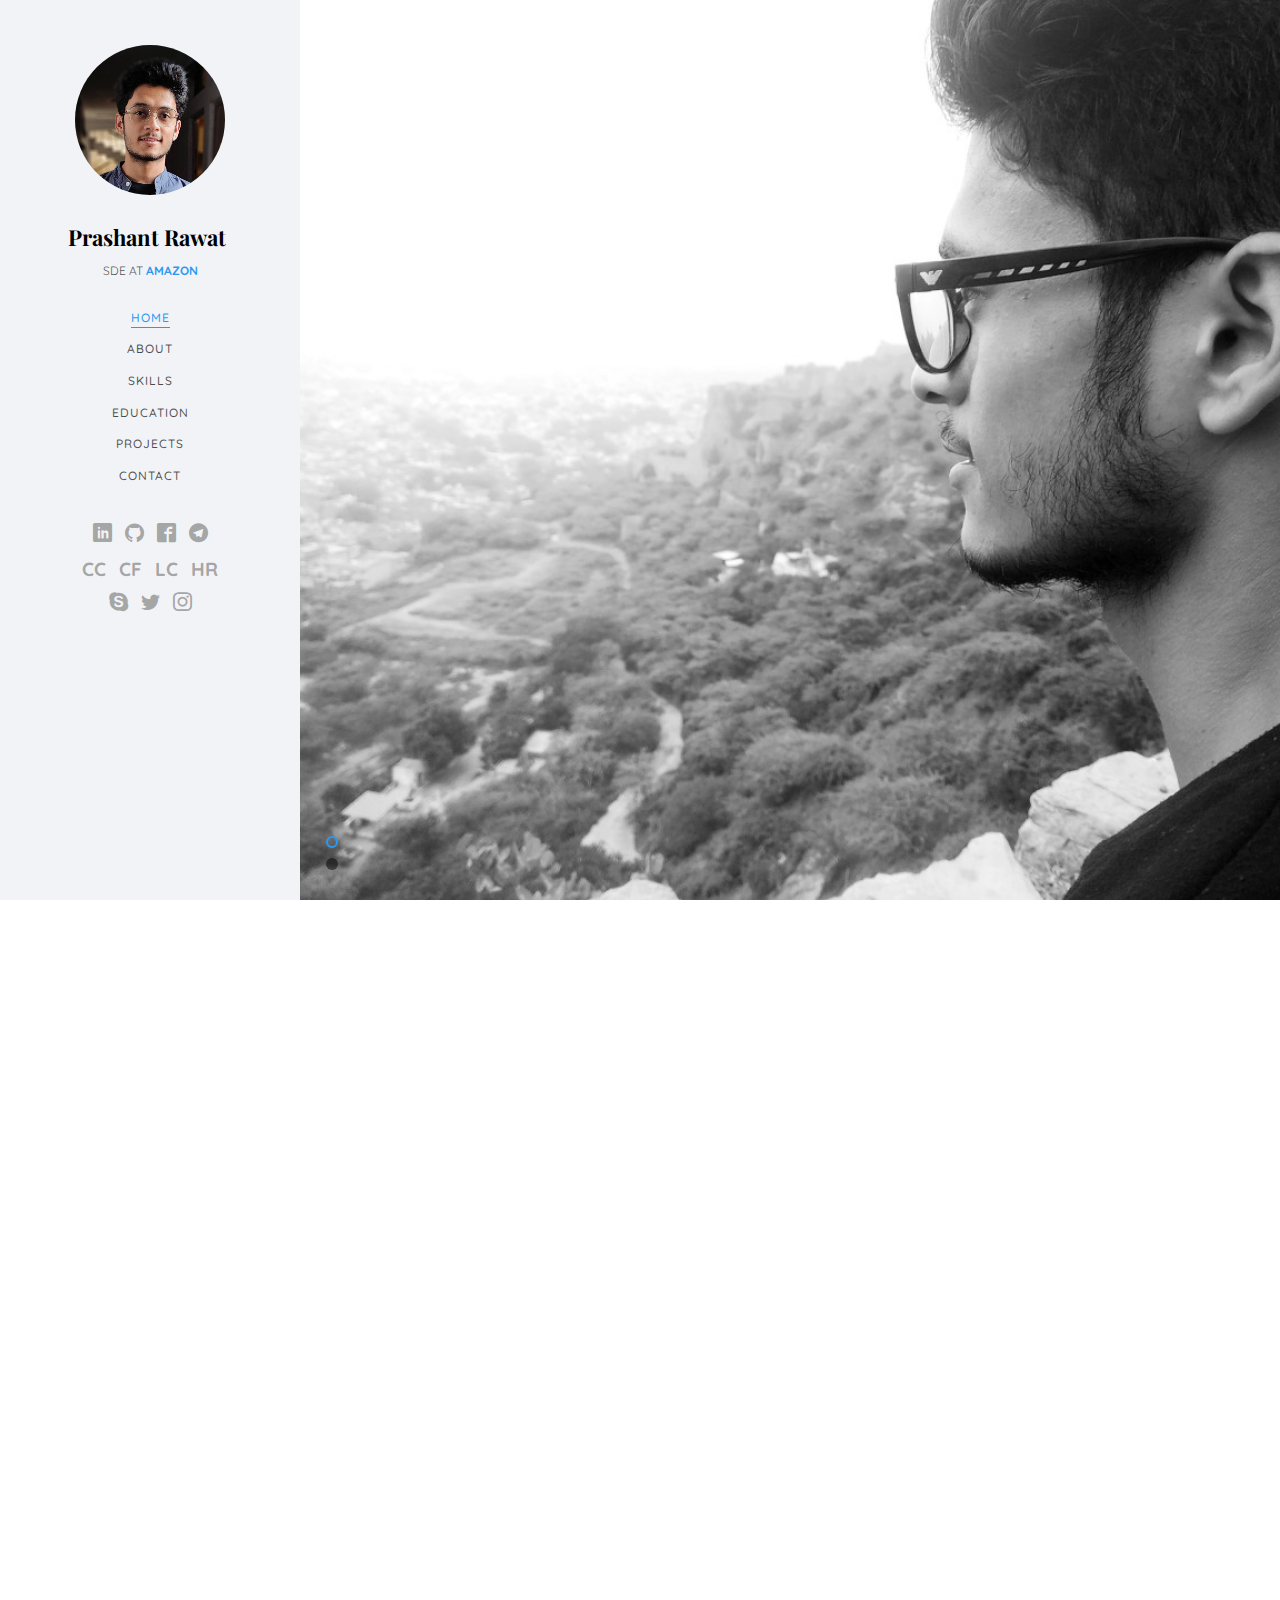
<file: index.html>
<!DOCTYPE HTML>
<html>
	<head>
        <meta charset="utf-8">
        <meta http-equiv="X-UA-Compatible" content="IE=edge">
        <title>Prashant Rawat</title>
        <meta name="viewport" content="width=device-width, initial-scale=1">
        <meta name="description" content="Prashant Rawat, student at ABV-IIITM, Gwalior. Pursuing B.Tech in Information Technology. Coder. Full Stack Developer." />
        <meta name="keywords" content="Prashant Rawat, prshnt19, pr.shant, pr_shant, pr_f2w, Fight to Win, Coder, Developer, Full Stack, Hosting, ABV-IIITM, Gwalior, Atal Bihari Vajpayee, Indian Institute of Information Technology and Management, Information Technology, IT, Machine Learning, ML, Artificial Intelligence, AI, Engineer, Student, prashant.rawat216@gmail.com" />
        <meta name="author" content="Prashant Rawat" />
        <meta name="robots" content="index,follow" />
        <meta name="google-site-verification" content="bbvIiHtpDQgjlXSpWPMTA3Zw0qX_LAcbxAL04WQ8yss" />

        <!-- Facebook and Twitter integration -->
        <meta property="og:title" content="Prashant Rawat"/>
        <meta property="og:image" content="https://prshnt19.github.io/images/about.jpg"/>
        <meta property="og:url" content="prshnt19.github.io"/>
        <meta property="og:site_name" content="Prashant Rawat"/>
        <meta property="og:description" content="website"/>
        <meta name="twitter:title" content="Prashant Rawat" />
        <meta name="twitter:image" content="https://prshnt19.github.io/images/about.jpg" />
        <meta name="twitter:url" content="prshnt19.github.io" />
        <meta name="twitter:card" content="summary" />

        <!-- Place favicon.ico and apple-touch-icon.png in the root directory -->
        <link rel="shortcut icon" href="favicon.ico">
        <link rel="icon" href="images/icon.png" type="image/icon type">

        <link href="https://fonts.googleapis.com/css?family=Quicksand:300,400,500,700" rel="stylesheet">
        <link href="https://fonts.googleapis.com/css?family=Playfair+Display:400,400i,700" rel="stylesheet">
        
        <!-- Animate.css -->
        <link rel="stylesheet" href="css/animate.css">
        <!-- Icomoon Icon Fonts-->
        <link rel="stylesheet" href="css/icomoon.css">
        <!-- Bootstrap  -->
        <link rel="stylesheet" href="css/bootstrap.css">
        <!-- Flexslider  -->
        <link rel="stylesheet" href="css/flexslider.css">
        <!-- Flaticons  -->
        <link rel="stylesheet" href="fonts/flaticon/font/flaticon.css">
        <!-- Owl Carousel -->
        <link rel="stylesheet" href="css/owl.carousel.min.css">
        <link rel="stylesheet" href="css/owl.theme.default.min.css">
        <!-- Theme style  -->
        <link rel="stylesheet" href="css/style.css">

        <!-- Modernizr JS -->
        <script src="js/modernizr-2.6.2.min.js"></script>
        <!-- FOR IE9 below -->
        <!--[if lt IE 9]>
        <script src="js/respond.min.js"></script>
        <![endif]-->

	</head>
	<body>
        <div id="colorlib-page">
            <div class="container-wrap">
            <a href="#" class="js-colorlib-nav-toggle colorlib-nav-toggle" data-toggle="collapse" data-target="#navbar" aria-expanded="false" aria-controls="navbar"><i></i></a>
            <aside id="colorlib-aside" role="complementary" class="border js-fullheight">
                <div class="text-center">
                    <div class="author-img" style="background-image: url(images/about.jpg);"></div>
                    <h1 id="colorlib-logo"><a href="index.html">Prashant Rawat</a></h1>
                    <span class="position"> SDE at <a href="https://www.amazon.com" target="_blank"><strong>Amazon</strong></a></span>
                    <span class="position"></span>
                </div>
                <nav id="colorlib-main-menu" role="navigation" class="navbar">
                    <div id="navbar" class="collapse">
                        <ul>
                            <li class="active"><a href="#" data-nav-section="home">Home</a></li>
                            <li><a href="#" data-nav-section="about">About</a></li>
                            <!--<li><a href="#" data-nav-section="services">Services</a></li> -->
                            <li><a href="#" data-nav-section="skills">Skills</a></li>
                            <li><a href="#" data-nav-section="education">Education</a></li>
                            <li><a href="#" data-nav-section="experience">Projects</a></li>
                            <!-- <li><a href="#" data-nav-section="work">Work</a></li>
                            <li><a href="#" data-nav-section="blog">Blog</a></li> -->
                            <li><a href="#" data-nav-section="contact">Contact</a></li>
                        </ul>
                    </div>
                </nav>

                <div class="colorlib-footer">
                    <!-- <p><a href="https://drive.google.com/file/d/1as0XPGMzX1Yu0ZbWho0wPX8uPT1ALrjS/view?usp=sharing" class="btn btn-resume btn-learn" target="_blank">Download Resume <i class="icon-download4"></i></a></p> -->
                <!--	<p><small>&copy; 
    Copyright &copy;<script>document.write(new Date().getFullYear());</script> All rights reserved | This template is made with <i class="icon-heart" aria-hidden="true"></i> by <a href="https://colorlib.com" target="_blank">Colorlib</a>
    </span> <span>Demo Images: <a href="https://unsplash.com/" target="_blank">Unsplash.com</a></span></small></p> -->
                    <ul>
                        <li><a href="https://www.linkedin.com/in/prshnt19/" target="_blank"><i class="icon-linkedin2"></i></a></li>
                        <li><a href="https://github.com/prshnt19" target="_blank"><i class="icon-github"></i></a></li>
                        <li><a href="https://www.facebook.com/prshnt19" target="_blank"><i class="icon-facebook22"></i></a></li>
                        <li><a href="https://t.me/prshnt19/" target="_blank"><i class="icon-telegram"></i></a></li>
                    </ul>
                    <ul>
                        <li><a href="https://www.codechef.com/users/prshnt19/" target="_blank"><b>CC</b></a></li>
                        <li><a href="https://codeforces.com/profile/prshnt19" target="_blank"><b>CF</b></a></li>
                        <li><a href="https://leetcode.com/prshnt19/" target="_blank"><b>LC</b></a></li>
                        <li><a href="https://www.hackerrank.com/pr_shant" target="_blank"><b>HR</b></a></li>
                    </ul>
                    <ul>
                        <li><a href="https://join.skype.com/invite/nxkAanSXGEcW" target="_blank"><i class="icon-skype"></i></a></li>
                        <li><a href="https://twitter.com/p_r_shant" target="_blank"><i class="icon-twitter2"></i></a></li>
                        <li><a href="https://www.instagram.com/pr.shant/" target="_blank"><i class="icon-instagram"></i></a></li>
                    </ul>
                </div>

            </aside>

            <div id="colorlib-main">
                <section id="colorlib-hero" class="js-fullheight" data-section="home">
                    <div class="flexslider js-fullheight">
                        <ul class="slides">
                        <li style="background-image: url(images/img_bg_1.jpg);">
                            <div class="overlay"></div>
                            <div class="container-fluid">
                                <div class="row">
                                    <div class="col-md-6 col-md-offset-3 col-md-pull-3 col-sm-12 col-xs-12 js-fullheight slider-text">
                                        <div class="slider-text-inner js-fullheight">
                                            <div class="desc">
                                                <h1>Hi! <br>I am <br>Prashant</h1>
                                                <!--<h2>100% html5 bootstrap templates Made by <a href="https://colorlib.com/" target="_blank">colorlib.com</a></h2> -->
                                                <p><a href="https://drive.google.com/file/d/1as0XPGMzX1Yu0ZbWho0wPX8uPT1ALrjS/view?usp=sharing" class="btn btn-primary btn-learn" target="_blank">Download Resume <i class="icon-download4"></i></a></p>
                                                </div>
                                        </div>
                                    </div>
                                </div>
                            </div>
                        </li>
                        <li style="background-image: url(images/img_bg_2.jpg);">
                            <div class="overlay"></div>
                            <div class="container-fluid">
                                <div class="row">
                                    <div class="col-md-6 col-md-offset-3 col-md-pull-3 col-sm-12 col-xs-12 js-fullheight slider-text">
                                        <div class="slider-text-inner">
                                            <div class="desc">
                                                <h1>I am <br>a Developer</h1>
                                                <p><a href="https://drive.google.com/file/d/1as0XPGMzX1Yu0ZbWho0wPX8uPT1ALrjS/view?usp=sharing" class="btn btn-primary btn-learn" target="_blank">Download Resume <i class="icon-download4"></i></a></p>
                                                <!--<h2>100% html5 bootstrap templates Made by <a href="https://colorlib.com/" target="_blank">colorlib.com</a></h2> -->
                                                <!--<p><a class="btn btn-primary btn-learn">View Portfolio <i class="icon-briefcase3"></i></a></p> -->
                                                </div>
                                        </div>
                                    </div>
                                </div>
                            </div>
                        </li>
                        </ul>
                    </div>
                </section>

                <section class="colorlib-about" data-section="about">
                    <div class="colorlib-narrow-content">
                        <div class="row">
                            <div class="col-md-12">
                                <div class="row row-bottom-padded-sm animate-box" data-animate-effect="fadeInLeft">
                                    <div class="col-md-12">
                                        <div class="about-desc">
                                            <span class="heading-meta">Let's Talk</span>
                                            <h2 class="colorlib-heading">Who Am I?</h2>
                                            <p><strong>Hi, I'm Prashant Rawat.</strong> I am an SDE at <strong>Amazon</strong>. I have done my <strong>Integrated B. Tech and M. Tech</strong> in Information Technology from
                                                <strong>ABV-Indian Institute of Information Technology and Management</strong>, Gwalior. 
                                                I have a keen interest in <strong>coding and development</strong>. I am active on many coding platforms 
                                                and have done projects on various technologies from Android and Web Development to Machine Learning and 
                                                Blockchain. I am <strong>5 star</strong> coder at CodeChef, <strong>Expert</strong> at Codeforces and 
                                                <strong>Guardian</strong> at LeetCode. I am an <strong>ICPC Regionalist</strong>. I also contribute to 
                                                open source and have served as maintainer to open source project <strong>PyDataStructs</strong>.</p>
                                        </div>
                                    </div>
                                </div>
                                <div class="row">
                                    <div class="col-md-3 animate-box" data-animate-effect="fadeInLeft">
                                        <div class="services color-1">
                                            <span class="icon2"><i class="icon-code-outline"></i></span>
                                            <h3>Web Development</h3>
                                        </div>
                                    </div>
                                    <div class="col-md-3 animate-box" data-animate-effect="fadeInRight">
                                        <div class="services color-2">
                                            <span class="icon2"><i class="icon-settings"></i></span>
                                            <h3>Machine Learning</h3>
                                        </div>
                                    </div>
                                    <div class="col-md-3 animate-box" data-animate-effect="fadeInBottom">
                                        <div class="services color-4">
                                            <span class="icon2"><i class="icon-box"></i></span>
                                            <h3>BlockChain & Dapps</h3>
                                        </div>
                                    </div>
                                    <div class="col-md-3 animate-box" data-animate-effect="fadeInBottom">
                                        <div class="services color-5">
                                            <span class="icon2"><i class="icon-phone3"></i></span>
                                            <h3>Android Development</h3>
                                        </div>
                                    </div>
                                    <div class="col-md-3 animate-box" data-animate-effect="fadeInTop">
                                        <div class="services color-3">
                                            <span class="icon2"><i class="icon-data"></i></span>
                                            <h3>Data Structures & Algorithms</h3>
                                        </div>
                                    </div>
                                </div>
                                <div class="row">
                                    <div class="col-md-12 animate-box" data-animate-effect="fadeInLeft">
                                        <div class="hire">
                                            <h1 align="center">Developer | Coder | Learner</h1>
                                            <!--<a href="#" class="btn-hire">Hire me</a> -->
                                        </div>
                                    </div>
                                </div>
                            </div>
                        </div>
                    </div>
                </section>


                <!--
                <section class="colorlib-services" data-section="services">
                    <div class="colorlib-narrow-content">
                        <div class="row">
                            <div class="col-md-6 col-md-offset-3 col-md-pull-3 animate-box" data-animate-effect="fadeInLeft">
                                <span class="heading-meta">What I do?</span>
                                <h2 class="colorlib-heading">Here are some of my expertise</h2>
                            </div>
                        </div>
                        <div class="row row-pt-md">
                            <div class="col-md-4 text-center animate-box">
                                <div class="services color-1">
                                    <span class="icon">
                                        <i class="icon-bulb"></i>
                                    </span>
                                    <div class="desc">
                                        <h3>Innovative Ideas</h3>
                                        <p>Separated they live in Bookmarksgrove right at the coast of the Semantics</p>
                                    </div>
                                </div>
                            </div>
                            <div class="col-md-4 text-center animate-box">
                                <div class="services color-2">
                                    <span class="icon">
                                        <i class="icon-data"></i>
                                    </span>
                                    <div class="desc">
                                        <h3>Software</h3>
                                        <p>Separated they live in Bookmarksgrove right at the coast of the Semantics</p>
                                    </div>
                                </div>
                            </div>
                            <div class="col-md-4 text-center animate-box">
                                <div class="services color-3">
                                    <span class="icon">
                                        <i class="icon-phone3"></i>
                                    </span>
                                    <div class="desc">
                                        <h3>Application</h3>
                                        <p>Separated they live in Bookmarksgrove right at the coast of the Semantics</p>
                                    </div>
                                </div>
                            </div>
                            <div class="col-md-4 text-center animate-box">
                                <div class="services color-4">
                                    <span class="icon">
                                        <i class="icon-layers2"></i>
                                    </span>
                                    <div class="desc">
                                        <h3>Graphic Design</h3>
                                        <p>Separated they live in Bookmarksgrove right at the coast of the Semantics</p>
                                    </div>
                                </div>
                            </div>
                            <div class="col-md-4 text-center animate-box">
                                <div class="services color-5">
                                    <span class="icon">
                                        <i class="icon-data"></i>
                                    </span>
                                    <div class="desc">
                                        <h3>Software</h3>
                                        <p>Separated they live in Bookmarksgrove right at the coast of the Semantics</p>
                                    </div>
                                </div>
                            </div>
                            <div class="col-md-4 text-center animate-box">
                                <div class="services color-6">
                                    <span class="icon">
                                        <i class="icon-phone3"></i>
                                    </span>
                                    <div class="desc">
                                        <h3>Application</h3>
                                        <p>Separated they live in Bookmarksgrove right at the coast of the Semantics</p>
                                    </div>
                                </div>
                            </div>
                        </div>
                    </div>
                </section> -->
                
                <div id="colorlib-counter" class="colorlib-counters" style="background-image: url(images/cover_bg_1.jpg);" data-stellar-background-ratio="0.5">
                    <div class="overlay"></div>
                    <div class="colorlib-narrow-content">
                        <div class="row">
                        </div>
                        <div class="row">
                            <div class="col-md-3 text-center animate-box">
                                <span class="colorlib-counter js-counter" data-from="0" data-to="309" data-speed="5000" data-refresh-interval="50"></span>
                                <span class="colorlib-counter-label">Cups of coffee</span>
                            </div>
                            <div class="col-md-3 text-center animate-box">
                                <span class="colorlib-counter js-counter" data-from="0" data-to="22" data-speed="5000" data-refresh-interval="50"></span>
                                <span class="colorlib-counter-label">Projects</span>
                            </div>
                            <div class="col-md-3 text-center animate-box">
                                <span class="colorlib-counter js-counter" data-from="0" data-to="3" data-speed="5000" data-refresh-interval="50"></span>
                                <span class="colorlib-counter-label">Interns</span>
                            </div>
                            <div class="col-md-3 text-center animate-box">
                                <span class="colorlib-counter js-counter" data-from="0" data-to="9" data-speed="5000" data-refresh-interval="50"></span>
                                <span class="colorlib-counter-label">Courses</span>
                            </div>
                        </div>
                    </div>
                </div>

                <section class="colorlib-skills" data-section="skills">
                    <div class="colorlib-narrow-content">
                        <div class="row">
                            <div class="col-md-6 col-md-offset-3 col-md-pull-3 animate-box" data-animate-effect="fadeInLeft">
                                <span class="heading-meta">I Know Stuff</span>
                                <h2 class="colorlib-heading animate-box">My Skills</h2>
                            </div>
                        </div>
                        <div class="row">
                            <div class="col-md-12 animate-box" data-animate-effect="fadeInLeft">
                                <p>Level of confidence in various skills.</p>
                            </div>
                            <div class="col-md-6 animate-box" data-animate-effect="fadeInRight">
                                <div class="progress-wrap">
                                    <h3>Data Structures & Algorithms</h3>
                                    <div class="progress">
                                        <div class="progress-bar color-5" role="progressbar" aria-valuenow="95"
                                        aria-valuemin="0" aria-valuemax="100" style="width:95%">
                                        <span>95%</span>
                                        </div>
                                    </div>
                                </div>
                            </div>
                            <div class="col-md-6 animate-box" data-animate-effect="fadeInLeft">
                                <div class="progress-wrap">
                                    <h3>C & C++</h3>
                                    <div class="progress">
                                        <div class="progress-bar color-1" role="progressbar" aria-valuenow="90"
                                        aria-valuemin="0" aria-valuemax="100" style="width:90%">
                                        <span>90%</span>
                                        </div>
                                    </div>
                                </div>
                            </div>
                            <div class="col-md-6 animate-box" data-animate-effect="fadeInRight">
                                <div class="progress-wrap">
                                    <h3>Python</h3>
                                    <div class="progress">
                                        <div class="progress-bar color-2" role="progressbar" aria-valuenow="85"
                                        aria-valuemin="0" aria-valuemax="100" style="width:85%">
                                        <span>85%</span>
                                        </div>
                                    </div>
                                </div>
                            </div>
                            <div class="col-md-6 animate-box" data-animate-effect="fadeInRight">
                                <div class="progress-wrap">
                                    <h3>Django</h3>
                                    <div class="progress">
                                        <div class="progress-bar color-4" role="progressbar" aria-valuenow="90"
                                        aria-valuemin="0" aria-valuemax="100" style="width:90%">
                                        <span>90%</span>
                                        </div>
                                    </div>
                                </div>
                            </div>
                            <div class="col-md-6 animate-box" data-animate-effect="fadeInLeft">
                                <div class="progress-wrap">
                                    <h3>HTML5 & CSS3</h3>
                                    <div class="progress">
                                        <div class="progress-bar color-3" role="progressbar" aria-valuenow="85"
                                        aria-valuemin="0" aria-valuemax="100" style="width:85%">
                                        <span>85%</span>
                                        </div>
                                    </div>
                                </div>
                            </div>
                            <div class="col-md-6 animate-box" data-animate-effect="fadeInRight">
                                <div class="progress-wrap">
                                    <h3>Linux</h3>
                                    <div class="progress">
                                        <div class="progress-bar color-5" role="progressbar" aria-valuenow="95"
                                        aria-valuemin="0" aria-valuemax="100" style="width:95%">
                                        <span>95%</span>
                                        </div>
                                    </div>
                                </div>
                            </div>
                            <div class="col-md-6 animate-box" data-animate-effect="fadeInRight">
                                <div class="progress-wrap">
                                    <h3>PhotoShop</h3>
                                    <div class="progress">
                                        <div class="progress-bar color-6" role="progressbar" aria-valuenow="60"
                                        aria-valuemin="0" aria-valuemax="100" style="width:60%">
                                        <span>60%</span>
                                        </div>
                                    </div>
                                </div>
                            </div>
                            <div class="col-md-6 animate-box" data-animate-effect="fadeInLeft">
                                <div class="progress-wrap">
                                    <h3>Java</h3>
                                    <div class="progress">
                                        <div class="progress-bar color-2" role="progressbar" aria-valuenow="70"
                                        aria-valuemin="0" aria-valuemax="100" style="width:70%">
                                        <span>70%</span>
                                        </div>
                                    </div>
                                </div>
                            </div>
                            <div class="col-md-6 animate-box" data-animate-effect="fadeInRight">
                                <div class="progress-wrap">
                                    <h3>JavaScript</h3>
                                    <div class="progress">
                                        <div class="progress-bar color-1" role="progressbar" aria-valuenow="80"
                                        aria-valuemin="0" aria-valuemax="100" style="width:80%">
                                        <span>80%</span>
                                        </div>
                                    </div>
                                </div>
                            </div>
                            <div class="col-md-6 animate-box" data-animate-effect="fadeInLeft">
                                <div class="progress-wrap">
                                    <h3>Android</h3>
                                    <div class="progress">
                                        <div class="progress-bar color-4" role="progressbar" aria-valuenow="75"
                                        aria-valuemin="0" aria-valuemax="100" style="width:75%">
                                        <span>75%</span>
                                        </div>
                                    </div>
                                </div>
                            </div>
                            <div class="col-md-6 animate-box" data-animate-effect="fadeInRight">
                                <div class="progress-wrap">
                                    <h3>SQL</h3>
                                    <div class="progress">
                                        <div class="progress-bar color-3" role="progressbar" aria-valuenow="90"
                                        aria-valuemin="0" aria-valuemax="100" style="width:90%">
                                        <span>90%</span>
                                        </div>
                                    </div>
                                </div>
                            </div>
                            <div class="col-md-6 animate-box" data-animate-effect="fadeInLeft">
                                <div class="progress-wrap">
                                    <h3>Git</h3>
                                    <div class="progress">
                                        <div class="progress-bar color-6" role="progressbar" aria-valuenow="90"
                                        aria-valuemin="0" aria-valuemax="100" style="width:90%">
                                        <span>90%</span>
                                        </div>
                                    </div>
                                </div>
                            </div>
                            <div class="col-md-6 animate-box" data-animate-effect="fadeInLeft">
                                <div class="progress-wrap">
                                    <h3>BlockChain</h3>
                                    <div class="progress">
                                        <div class="progress-bar color-5" role="progressbar" aria-valuenow="55"
                                        aria-valuemin="0" aria-valuemax="100" style="width:55%">
                                        <span>55%</span>
                                        </div>
                                    </div>
                                </div>
                            </div>
                            <div class="col-md-6 animate-box" data-animate-effect="fadeInLeft">
                                <div class="progress-wrap">
                                    <h3>PHP</h3>
                                    <div class="progress">
                                        <div class="progress-bar color-1" role="progressbar" aria-valuenow="80"
                                        aria-valuemin="0" aria-valuemax="100" style="width:80%">
                                        <span>80%</span>
                                        </div>
                                    </div>
                                </div>
                            </div>
                            <div class="col-md-6 animate-box" data-animate-effect="fadeInRight">
                                <div class="progress-wrap">
                                    <h3>Machine Learning</h3>
                                    <div class="progress">
                                        <div class="progress-bar color-2" role="progressbar" aria-valuenow="60"
                                        aria-valuemin="0" aria-valuemax="100" style="width:60%">
                                        <span>60%</span>
                                        </div>
                                    </div>
                                </div>
                            </div>
                            <div class="col-md-6 animate-box" data-animate-effect="fadeInRight">
                                <div class="progress-wrap">
                                    <h3>FireBase</h3>
                                    <div class="progress">
                                        <div class="progress-bar color-3" role="progressbar" aria-valuenow="50"
                                        aria-valuemin="0" aria-valuemax="100" style="width:50%">
                                        <span>50%</span>
                                        </div>
                                    </div>
                                </div>
                            </div>
                        </div>
                    </div>
                </section>

                <section class="colorlib-education" data-section="education">
                    <div class="colorlib-narrow-content">
                        <div class="row">
                            <div class="col-md-6 col-md-offset-3 col-md-pull-3 animate-box" data-animate-effect="fadeInLeft">
                                <span class="heading-meta">Well! I do Study</span>
                                <h2 class="colorlib-heading animate-box">Education</h2>
                            </div>
                        </div>
                        <div class="row">
                            <div class="col-md-12 animate-box" data-animate-effect="fadeInLeft">
                                <div class="fancy-collapse-panel">
                                    <div class="panel-group" id="accordion" role="tablist" aria-multiselectable="true">
                                        <div class="panel panel-default">
                                            <div class="panel-heading" role="tab" id="headingOne">
                                                <h4 class="panel-title">
                                                    <a data-toggle="collapse" data-parent="#accordion" href="#collapseOne" aria-expanded="true" aria-controls="collapseOne">B. Tech + M. Tech (Integrated Course)
                                                    </a>
                                                </h4>
                                            </div>
                                            <div id="collapseOne" class="panel-collapse collapse in" role="tabpanel" aria-labelledby="headingOne">
                                                <div class="panel-body">
                                                    <div class="row">
                                                        <p>Completed Integrated Post Graduation (B. Tech + M. Tech) in Information Technology from <strong>Atal Bihari Vajpayee Indian Institute of Information Technology and Mangement, Gwalior, Madhya Pradesh</strong>.</p>
                                                        <ul>
                                                            <li>CGPA :  7.13</li>
                                                        </ul>
                                                    </div>
                                                </div>
                                            </div>
                                        </div>
                                        <div class="panel panel-default">
                                            <div class="panel-heading" role="tab" id="headingTwo">
                                                <h4 class="panel-title">
                                                    <a class="collapsed" data-toggle="collapse" data-parent="#accordion" href="#collapseTwo" aria-expanded="false" aria-controls="collapseTwo">Intermediate & High School
                                                    </a>
                                                </h4>
                                            </div>
                                            <div id="collapseTwo" class="panel-collapse collapse" role="tabpanel" aria-labelledby="headingTwo">
                                                <div class="panel-body">
                                                    <p>Successfully completed Highschool and Intermediate from <strong>Presidency The International School, Bhiwadi, Rajasthan</strong>. in year 2016.</p>
                                                        <ul>
                                                            <li>Intermediate: 88%</li>
                                                            <li>High School:  9.6 CGPA</li>
                                                        </ul>
                                                </div>
                                            </div>
                                        </div>
                                    </div>
                                </div>
                            </div>
                        </div>
                    </div>
                </section>

                <section class="colorlib-experience" data-section="experience">
                    <div class="colorlib-narrow-content">
                        <div class="row">
                            <div class="col-md-6 col-md-offset-3 col-md-pull-3 animate-box" data-animate-effect="fadeInLeft">
                                <span class="heading-meta">Time for Work</span>
                                <h2 class="colorlib-heading animate-box">Projects</h2>
                            </div>
                        </div>
                        <div class="row">
                            <div class="col-md-12">
                            <div class="timeline-centered">

                                <article class="timeline-entry animate-box" data-animate-effect="fadeInRight">
                                    <div class="timeline-entry-inner">
                                    <div class="timeline-icon color-2">
                                        <i class="icon-pen2"></i>
                                    </div>
                                    <div class="timeline-label">
                                        <h2><a href="https://github.com/arpit551/college_map">IIITM Saathi</a> <span>Android App Developent</span></h2>
                                        <p>ABV-IIITM, Gwalior is an institute committed to taking academics to unprecedented levels of brilliance and efficiency. This app Mainly aims to provide correct guidance for the visitors of National Convention on Quality Concepts (NCQC-2018).</p>
                                        <p>It is available on Google PlayStore.</p>
                                    </div>
                                    </div>
                                </article>

                                <article class="timeline-entry animate-box" data-animate-effect="fadeInBottom">
                                    <div class="timeline-entry-inner">
                                    <div class="timeline-icon color-1">
                                        <i class="icon-pen2"></i>
                                    </div>
                                    <div class="timeline-label">
                                        <h2><a href="www.rechargefreefast.com">RechargeFreeFast</a> <span>Full Stack Development</span></h2>
                                        <p>I have experience in LAMP Stack. I have made commercial recharege site for mobile recharges, metro card recharges and bill payments. The site is currently hosted at <a href="https://www.rechargefreefast.com">RechargeFreeFast</a>.</p>
                                    </div>
                                    </div>
                                </article>

                                <article class="timeline-entry animate-box" data-animate-effect="fadeInLeft">
                                    <div class="timeline-entry-inner">
                                    <div class="timeline-icon color-3">
                                        <i class="icon-pen2"></i>
                                    </div>
                                    <div class="timeline-label">
                                        <h2><a href="https://github.com/prshnt19/MDP">Institute Guest Room Booking Site</a> <span>Django App Development</span></h2>
                                        <p>A site where people can book rooms for them according to availability and make payments online with time scheduling and asynchronous tasks.</p>
                                    </div>
                                    </div>
                                </article>

                                <article class="timeline-entry animate-box" data-animate-effect="fadeInTop">
                                    <div class="timeline-entry-inner">
                                    <div class="timeline-icon color-4">
                                        <i class="icon-pen2"></i>
                                    </div>
                                    <div class="timeline-label">
                                        <h2><a href="https://github.com/prshnt19/AttendanceSystem">Attendance System</a> <span>Machine Learning</span></h2>
                                        <p>It is an attendance marking platform that uses Machine Learning for Face and Voice Recognition along with the option for Text Recognition. It also has options for Voice and Face Identification in a Group. It uses GPS for location verification and Bluetooth to keep a check on proximity. It also has REST APIs for the functionalities so that it can be used with an android app.</p>
                                        <p>It was developed in less than 24 hours during a Hackathon.</p>
                                    </div>
                                    </div>
                                </article>

                                <article class="timeline-entry animate-box" data-animate-effect="fadeInRight">
                                    <div class="timeline-entry-inner">
                                    <div class="timeline-icon color-5">
                                        <i class="icon-pen2"></i>
                                    </div>
                                    <div class="timeline-label">
                                        <h2><a href="https://github.com/prshnt19/Waste-Detection-Site">Waste Detection Site</a> <span>Machine Learning</span></h2>
                                        <p>A site which uses Machine Learning to detect the type of waste. This could be used for easy detection of waste in the garbage and reduce the effort of manually identifieng and seperating them.</p>
                                    </div>
                                    </div>
                                </article>

                                <article class="timeline-entry animate-box" data-animate-effect="fadeInBottom">
                                    <div class="timeline-entry-inner">
                                    <div class="timeline-icon color-1">
                                        <i class="icon-pen2"></i>
                                    </div>
                                    <div class="timeline-label">
                                        <h2><a href="https://github.com/iamabhishek0/plaid_django">Plaid REST API</a> <span>Full Stack Development</span></h2>
                                        <p>Exposed API for User Signup, Login, Logout and webhook for handling Plaid transaction updates.</p>
                                        <p>Exposed API which calls Plaid REST API and stores data in a persistent MySQL Database.</p>
                                        <p>Integrated Celery and Redis for asynchronous tasks and webhooks.</p>
                                    </div>
                                    </div>
                                </article>

                                <article class="timeline-entry begin animate-box" data-animate-effect="fadeInBottom">
                                    <div class="timeline-entry-inner">
                                    <div class="timeline-icon color-none">
                                    </div>
                                    </div>
                                </article>
                            </div>
                        </div>
                    </div>
                    </div>
                </section>

                <!--
                <section class="colorlib-work" data-section="work">
                    <div class="colorlib-narrow-content">
                        <div class="row">
                            <div class="col-md-6 col-md-offset-3 col-md-pull-3 animate-box" data-animate-effect="fadeInLeft">
                                <span class="heading-meta">Past Glimpse</span>
                                <h2 class="colorlib-heading animate-box">Recent Work</h2>
                            </div>
                        </div>
                        <div class="row row-bottom-padded-sm animate-box" data-animate-effect="fadeInLeft">
                            <div class="col-md-12">
                                <p class="work-menu"><span><a href="#" class="active">Graphic Design</a></span> <span><a href="#">Web Design</a></span> <span><a href="#">Software</a></span> <span><a href="#">Apps</a></span></p>
                            </div>
                        </div>
                        <div class="row">
                            <div class="col-md-6 animate-box" data-animate-effect="fadeInLeft">
                                <div class="project" style="background-image: url(images/img-1.jpg);">
                                    <div class="desc">
                                        <div class="con">
                                            <h3><a href="work.html">Work 01</a></h3>
                                            <span>Website</span>
                                            <p class="icon">
                                                <span><a href="#"><i class="icon-share3"></i></a></span>
                                                <span><a href="#"><i class="icon-eye"></i> 100</a></span>
                                                <span><a href="#"><i class="icon-heart"></i> 49</a></span>
                                            </p>
                                        </div>
                                    </div>
                                </div>
                            </div>
                            <div class="col-md-6 animate-box" data-animate-effect="fadeInRight">
                                <div class="project" style="background-image: url(images/img-2.jpg);">
                                    <div class="desc">
                                        <div class="con">
                                            <h3><a href="work.html">Work 02</a></h3>
                                            <span>Animation</span>
                                            <p class="icon">
                                                <span><a href="#"><i class="icon-share3"></i></a></span>
                                                <span><a href="#"><i class="icon-eye"></i> 100</a></span>
                                                <span><a href="#"><i class="icon-heart"></i> 49</a></span>
                                            </p>
                                        </div>
                                    </div>
                                </div>
                            </div>
                            <div class="col-md-6 animate-box" data-animate-effect="fadeInTop">
                                <div class="project" style="background-image: url(images/img-3.jpg);">
                                    <div class="desc">
                                        <div class="con">
                                            <h3><a href="work.html">Work 03</a></h3>
                                            <span>Illustration</span>
                                            <p class="icon">
                                                <span><a href="#"><i class="icon-share3"></i></a></span>
                                                <span><a href="#"><i class="icon-eye"></i> 100</a></span>
                                                <span><a href="#"><i class="icon-heart"></i> 49</a></span>
                                            </p>
                                        </div>
                                    </div>
                                </div>
                            </div>
                            <div class="col-md-6 animate-box" data-animate-effect="fadeInBottom">
                                <div class="project" style="background-image: url(images/img-4.jpg);">
                                    <div class="desc">
                                        <div class="con">
                                            <h3><a href="work.html">Work 04</a></h3>
                                            <span>Application</span>
                                            <p class="icon">
                                                <span><a href="#"><i class="icon-share3"></i></a></span>
                                                <span><a href="#"><i class="icon-eye"></i> 100</a></span>
                                                <span><a href="#"><i class="icon-heart"></i> 49</a></span>
                                            </p>
                                        </div>
                                    </div>
                                </div>
                            </div>
                            <div class="col-md-6 animate-box" data-animate-effect="fadeInLeft">
                                <div class="project" style="background-image: url(images/img-5.jpg);">
                                    <div class="desc">
                                        <div class="con">
                                            <h3><a href="work.html">Work 05</a></h3>
                                            <span>Graphic, Logo</span>
                                            <p class="icon">
                                                <span><a href="#"><i class="icon-share3"></i></a></span>
                                                <span><a href="#"><i class="icon-eye"></i> 100</a></span>
                                                <span><a href="#"><i class="icon-heart"></i> 49</a></span>
                                            </p>
                                        </div>
                                    </div>
                                </div>
                            </div>
                            <div class="col-md-6 animate-box" data-animate-effect="fadeInRight">
                                <div class="project" style="background-image: url(images/img-6.jpg);">
                                    <div class="desc">
                                        <div class="con">
                                            <h3><a href="work.html">Work 06</a></h3>
                                            <span>Web Design</span>
                                            <p class="icon">
                                                <span><a href="#"><i class="icon-share3"></i></a></span>
                                                <span><a href="#"><i class="icon-eye"></i> 100</a></span>
                                                <span><a href="#"><i class="icon-heart"></i> 49</a></span>
                                            </p>
                                        </div>
                                    </div>
                                </div>
                            </div>
                        </div>
                        <div class="row">
                            <div class="col-md-12 animate-box">
                                <p><a href="#" class="btn btn-primary btn-lg btn-load-more">Load more <i class="icon-reload"></i></a></p>
                            </div>
                        </div>
                    </div>
                </section>

                <section class="colorlib-blog" data-section="blog">
                    <div class="colorlib-narrow-content">
                        <div class="row">
                            <div class="col-md-6 col-md-offset-3 col-md-pull-3 animate-box" data-animate-effect="fadeInLeft">
                                <span class="heading-meta">Read</span>
                                <h2 class="colorlib-heading">Recent Blog</h2>
                            </div>
                        </div>
                        <div class="row">
                            <div class="col-md-4 col-sm-6 animate-box" data-animate-effect="fadeInLeft">
                                <div class="blog-entry">
                                    <a href="blog.html" class="blog-img"><img src="images/blog-1.jpg" class="img-responsive" alt="HTML5 Bootstrap Template by colorlib.com"></a>
                                    <div class="desc">
                                        <span><small>April 14, 2018 </small> | <small> Web Design </small> | <small> <i class="icon-bubble3"></i> 4</small></span>
                                        <h3><a href="blog.html">Renovating National Gallery</a></h3>
                                        <p>Separated they live in Bookmarksgrove right at the coast of the Semantics, a large language ocean.</p>
                                    </div>
                                </div>
                            </div>
                            <div class="col-md-4 col-sm-6 animate-box" data-animate-effect="fadeInRight">
                                <div class="blog-entry">
                                    <a href="blog.html" class="blog-img"><img src="images/blog-2.jpg" class="img-responsive" alt="HTML5 Bootstrap Template by colorlib.com"></a>
                                    <div class="desc">
                                        <span><small>April 14, 2018 </small> | <small> Web Design </small> | <small> <i class="icon-bubble3"></i> 4</small></span>
                                        <h3><a href="blog.html">Wordpress for a Beginner</a></h3>
                                        <p>Separated they live in Bookmarksgrove right at the coast of the Semantics, a large language ocean.</p>
                                    </div>
                                </div>
                            </div>
                            <div class="col-md-4 col-sm-6 animate-box" data-animate-effect="fadeInLeft">
                                <div class="blog-entry">
                                    <a href="blog.html" class="blog-img"><img src="images/blog-3.jpg" class="img-responsive" alt="HTML5 Bootstrap Template by colorlib.com"></a>
                                    <div class="desc">
                                        <span><small>April 14, 2018 </small> | <small> Inspiration </small> | <small> <i class="icon-bubble3"></i> 4</small></span>
                                        <h3><a href="blog.html">Make website from scratch</a></h3>
                                        <p>Separated they live in Bookmarksgrove right at the coast of the Semantics, a large language ocean.</p>
                                    </div>
                                </div>
                            </div>
                        </div>
                        <div class="row">
                            <div class="col-md-12 animate-box">
                                <p><a href="#" class="btn btn-primary btn-lg btn-load-more">Load more <i class="icon-reload"></i></a></p>
                            </div>
                        </div>
                    </div>
                </section>
                -->

                <section class="colorlib-contact" data-section="contact">
                    <div class="colorlib-narrow-content">
                        <div class="row">
                            <div class="col-md-6 col-md-offset-3 col-md-pull-3 animate-box" data-animate-effect="fadeInLeft">
                                <span class="heading-meta">Get in Touch</span>
                                <h2 class="colorlib-heading">Contact</h2>
                            </div>
                        </div>
                        <div class="row">
                            <div class="col-md-5">
                                <div class="colorlib-feature colorlib-feature-sm animate-box" data-animate-effect="fadeInLeft">
                                    <div class="colorlib-icon">
                                        <i class="icon-globe-outline"></i>
                                    </div>
                                    <div class="colorlib-text">
                                        <p><a href="mailto:prashant.rawat216@gmail.com?subject=Feedback">prashant.rawat216@gmail.com</a></p>
                                    </div>
                                </div>

                                <div class="colorlib-feature colorlib-feature-sm animate-box" data-animate-effect="fadeInLeft">
                                    <div class="colorlib-icon">
                                        <i class="icon-map"></i>
                                    </div>
                                    <div class="colorlib-text">
                                        <p>Luxembourg, Luxembourg</p>
                                    </div>
                                </div>

                                <div class="colorlib-feature colorlib-feature-sm animate-box" data-animate-effect="fadeInLeft">
                                    <div class="colorlib-icon">
                                        <i class="icon-map"></i>
                                    </div>
                                    <div class="colorlib-text">
                                        <p>Bhiwadi, Rajasthan, India</p>
                                    </div>
                                </div>

                                <div class="colorlib-feature colorlib-feature-sm animate-box" data-animate-effect="fadeInLeft">
                                    <div class="colorlib-icon">
                                        <i class="icon-phone"></i>
                                    </div>
                                    <div class="colorlib-text">
                                        <p><a href="tel:+352691280362">+352 691 280 362</a><br>
                                            <a href="tel:+919555513559">+91 95555 13559</a></p>
                                    </div>
                                </div>
                            </div>
                            <!-- <div class="col-md-7 col-md-push-1">
                                <div class="row">
                                    <div class="col-md-10 col-md-offset-1 col-md-pull-1 animate-box" data-animate-effect="fadeInRight">
                                        <form action="">
                                            <div class="form-group">
                                                <input type="text" class="form-control" placeholder="Name">
                                            </div>
                                            <div class="form-group">
                                                <input type="text" class="form-control" placeholder="Email">
                                            </div>
                                            <div class="form-group">
                                                <input type="text" class="form-control" placeholder="Subject">
                                            </div>
                                            <div class="form-group">
                                                <textarea name="" id="message" cols="30" rows="7" class="form-control" placeholder="Message"></textarea>
                                            </div>
                                            <div class="form-group">
                                                <input type="submit" class="btn btn-primary btn-send-message" value="Send Message">
                                            </div>
                                        </form>
                                        <br><br><br><br><br>
                                    </div>	
                                </div>
                            </div> -->
                        </div>
                    </div>
                </section>

            </div><!-- end:colorlib-main -->
        </div><!-- end:container-wrap -->
        </div><!-- end:colorlib-page -->

        <!-- jQuery -->
        <script src="js/jquery.min.js"></script>
        <!-- jQuery Easing -->
        <script src="js/jquery.easing.1.3.js"></script>
        <!-- Bootstrap -->
        <script src="js/bootstrap.min.js"></script>
        <!-- Waypoints -->
        <script src="js/jquery.waypoints.min.js"></script>
        <!-- Flexslider -->
        <script src="js/jquery.flexslider-min.js"></script>
        <!-- Owl carousel -->
        <script src="js/owl.carousel.min.js"></script>
        <!-- Counters -->
        <script src="js/jquery.countTo.js"></script>
        
        
        <!-- MAIN JS -->
        <script src="js/main.js"></script>

	</body>
</html>
</file>
<file: css/icomoon.css>
@font-face {
  font-family: 'icomoon';
  src:  url('fonts/icomoon.eot?6py85u');
  src:  url('fonts/icomoon.eot?6py85u#iefix') format('embedded-opentype'),
    url('fonts/icomoon.ttf?6py85u') format('truetype'),
    url('fonts/icomoon.woff?6py85u') format('woff'),
    url('fonts/icomoon.svg?6py85u#icomoon') format('svg');
  font-weight: normal;
  font-style: normal;
}

[class^="icon-"], [class*=" icon-"] {
  /* use !important to prevent issues with browser extensions that change fonts */
  font-family: 'icomoon' !important;
  speak: none;
  font-style: normal;
  font-weight: normal;
  font-variant: normal;
  text-transform: none;
  line-height: 1;

  /* Better Font Rendering =========== */
  -webkit-font-smoothing: antialiased;
  -moz-osx-font-smoothing: grayscale;
}

.icon-times:before {
  content: "\e930";
}
.icon-tick:before {
  content: "\e931";
}
.icon-plus:before {
  content: "\e932";
}
.icon-minus:before {
  content: "\e933";
}
.icon-equals:before {
  content: "\e934";
}
.icon-divide:before {
  content: "\e935";
}
.icon-chevron-right:before {
  content: "\e936";
}
.icon-chevron-left:before {
  content: "\e937";
}
.icon-arrow-right-thick:before {
  content: "\e938";
}
.icon-arrow-left-thick:before {
  content: "\e939";
}
.icon-th-small:before {
  content: "\e93a";
}
.icon-th-menu:before {
  content: "\e93b";
}
.icon-th-list:before {
  content: "\e93c";
}
.icon-th-large:before {
  content: "\e93d";
}
.icon-home:before {
  content: "\e93e";
}
.icon-arrow-forward:before {
  content: "\e93f";
}
.icon-arrow-back:before {
  content: "\e940";
}
.icon-rss:before {
  content: "\e941";
}
.icon-location:before {
  content: "\e942";
}
.icon-link:before {
  content: "\e943";
}
.icon-image:before {
  content: "\e944";
}
.icon-arrow-up-thick:before {
  content: "\e945";
}
.icon-arrow-down-thick:before {
  content: "\e946";
}
.icon-starburst:before {
  content: "\e947";
}
.icon-starburst-outline:before {
  content: "\e948";
}
.icon-star3:before {
  content: "\e949";
}
.icon-flow-children:before {
  content: "\e94a";
}
.icon-export:before {
  content: "\e94b";
}
.icon-delete2:before {
  content: "\e94c";
}
.icon-delete-outline:before {
  content: "\e94d";
}
.icon-cloud-storage:before {
  content: "\e94e";
}
.icon-wi-fi:before {
  content: "\e94f";
}
.icon-heart:before {
  content: "\e950";
}
.icon-flash:before {
  content: "\e951";
}
.icon-cancel:before {
  content: "\e952";
}
.icon-backspace:before {
  content: "\e953";
}
.icon-attachment:before {
  content: "\e954";
}
.icon-arrow-move:before {
  content: "\e955";
}
.icon-warning:before {
  content: "\e956";
}
.icon-user:before {
  content: "\e957";
}
.icon-radar:before {
  content: "\e958";
}
.icon-lock-open:before {
  content: "\e959";
}
.icon-lock-closed:before {
  content: "\e95a";
}
.icon-location-arrow:before {
  content: "\e95b";
}
.icon-info:before {
  content: "\e95c";
}
.icon-user-delete:before {
  content: "\e95d";
}
.icon-user-add:before {
  content: "\e95e";
}
.icon-media-pause:before {
  content: "\e95f";
}
.icon-group:before {
  content: "\e960";
}
.icon-chart-pie:before {
  content: "\e961";
}
.icon-chart-line:before {
  content: "\e962";
}
.icon-chart-bar:before {
  content: "\e963";
}
.icon-chart-area:before {
  content: "\e964";
}
.icon-video:before {
  content: "\e965";
}
.icon-point-of-interest:before {
  content: "\e966";
}
.icon-infinity:before {
  content: "\e967";
}
.icon-globe:before {
  content: "\e968";
}
.icon-eye:before {
  content: "\e969";
}
.icon-cog:before {
  content: "\e96a";
}
.icon-camera:before {
  content: "\e96b";
}
.icon-upload:before {
  content: "\e96c";
}
.icon-scissors:before {
  content: "\e96d";
}
.icon-refresh:before {
  content: "\e96e";
}
.icon-pin:before {
  content: "\e96f";
}
.icon-key:before {
  content: "\e970";
}
.icon-info-large:before {
  content: "\e971";
}
.icon-eject:before {
  content: "\e972";
}
.icon-download:before {
  content: "\e973";
}
.icon-zoom:before {
  content: "\e974";
}
.icon-zoom-out:before {
  content: "\e975";
}
.icon-zoom-in:before {
  content: "\e976";
}
.icon-sort-numerically:before {
  content: "\e977";
}
.icon-sort-alphabetically:before {
  content: "\e978";
}
.icon-input-checked:before {
  content: "\e979";
}
.icon-calender:before {
  content: "\e97a";
}
.icon-world2:before {
  content: "\e97b";
}
.icon-notes:before {
  content: "\e97c";
}
.icon-code:before {
  content: "\e97d";
}
.icon-arrow-sync:before {
  content: "\e97e";
}
.icon-arrow-shuffle:before {
  content: "\e97f";
}
.icon-arrow-repeat:before {
  content: "\e980";
}
.icon-arrow-minimise:before {
  content: "\e981";
}
.icon-arrow-maximise:before {
  content: "\e982";
}
.icon-arrow-loop:before {
  content: "\e983";
}
.icon-anchor:before {
  content: "\e984";
}
.icon-spanner:before {
  content: "\e985";
}
.icon-puzzle:before {
  content: "\e986";
}
.icon-power:before {
  content: "\e987";
}
.icon-plane:before {
  content: "\e988";
}
.icon-pi:before {
  content: "\e989";
}
.icon-phone:before {
  content: "\e98a";
}
.icon-microphone2:before {
  content: "\e98b";
}
.icon-media-rewind:before {
  content: "\e98c";
}
.icon-flag:before {
  content: "\e98d";
}
.icon-adjust-brightness:before {
  content: "\e98e";
}
.icon-waves:before {
  content: "\e98f";
}
.icon-social-twitter:before {
  content: "\e990";
}
.icon-social-facebook:before {
  content: "\e991";
}
.icon-social-dribbble:before {
  content: "\e992";
}
.icon-media-stop:before {
  content: "\e993";
}
.icon-media-record:before {
  content: "\e994";
}
.icon-media-play:before {
  content: "\e995";
}
.icon-media-fast-forward:before {
  content: "\e996";
}
.icon-media-eject:before {
  content: "\e997";
}
.icon-social-vimeo:before {
  content: "\e998";
}
.icon-social-tumbler:before {
  content: "\e999";
}
.icon-social-skype:before {
  content: "\e99a";
}
.icon-social-pinterest:before {
  content: "\e99b";
}
.icon-social-linkedin:before {
  content: "\e99c";
}
.icon-social-last-fm:before {
  content: "\e99d";
}
.icon-social-github:before {
  content: "\e99e";
}
.icon-social-flickr:before {
  content: "\e99f";
}
.icon-at:before {
  content: "\e9a0";
}
.icon-times-outline:before {
  content: "\e9a1";
}
.icon-plus-outline:before {
  content: "\e9a2";
}
.icon-minus-outline:before {
  content: "\e9a3";
}
.icon-tick-outline:before {
  content: "\e9a4";
}
.icon-th-large-outline:before {
  content: "\e9a5";
}
.icon-equals-outline:before {
  content: "\e9a6";
}
.icon-divide-outline:before {
  content: "\e9a7";
}
.icon-chevron-right-outline:before {
  content: "\e9a8";
}
.icon-chevron-left-outline:before {
  content: "\e9a9";
}
.icon-arrow-right-outline:before {
  content: "\e9aa";
}
.icon-arrow-left-outline:before {
  content: "\e9ab";
}
.icon-th-small-outline:before {
  content: "\e9ac";
}
.icon-th-menu-outline:before {
  content: "\e9ad";
}
.icon-th-list-outline:before {
  content: "\e9ae";
}
.icon-news2:before {
  content: "\e9b1";
}
.icon-home-outline:before {
  content: "\e9b2";
}
.icon-arrow-up-outline:before {
  content: "\e9b3";
}
.icon-arrow-forward-outline:before {
  content: "\e9b4";
}
.icon-arrow-down-outline:before {
  content: "\e9b5";
}
.icon-arrow-back-outline:before {
  content: "\e9b6";
}
.icon-trash3:before {
  content: "\e9b7";
}
.icon-rss-outline:before {
  content: "\e9b8";
}
.icon-message:before {
  content: "\e9b9";
}
.icon-location-outline:before {
  content: "\e9ba";
}
.icon-link-outline:before {
  content: "\e9bb";
}
.icon-image-outline:before {
  content: "\e9bc";
}
.icon-export-outline:before {
  content: "\e9bd";
}
.icon-cross:before {
  content: "\e9be";
}
.icon-wi-fi-outline:before {
  content: "\e9bf";
}
.icon-star-outline:before {
  content: "\e9c0";
}
.icon-media-pause-outline:before {
  content: "\e9c1";
}
.icon-mail:before {
  content: "\e9c2";
}
.icon-heart-outline:before {
  content: "\e9c3";
}
.icon-flash-outline:before {
  content: "\e9c4";
}
.icon-cancel-outline:before {
  content: "\e9c5";
}
.icon-beaker:before {
  content: "\e9c6";
}
.icon-arrow-move-outline:before {
  content: "\e9c7";
}
.icon-watch2:before {
  content: "\e9c8";
}
.icon-warning-outline:before {
  content: "\e9c9";
}
.icon-time:before {
  content: "\e9ca";
}
.icon-radar-outline:before {
  content: "\e9cb";
}
.icon-lock-open-outline:before {
  content: "\e9cc";
}
.icon-location-arrow-outline:before {
  content: "\e9cd";
}
.icon-info-outline:before {
  content: "\e9ce";
}
.icon-backspace-outline:before {
  content: "\e9cf";
}
.icon-attachment-outline:before {
  content: "\e9d0";
}
.icon-user-outline:before {
  content: "\e9d1";
}
.icon-user-delete-outline:before {
  content: "\e9d2";
}
.icon-user-add-outline:before {
  content: "\e9d3";
}
.icon-lock-closed-outline:before {
  content: "\e9d4";
}
.icon-group-outline:before {
  content: "\e9d5";
}
.icon-chart-pie-outline:before {
  content: "\e9d6";
}
.icon-chart-line-outline:before {
  content: "\e9d7";
}
.icon-chart-bar-outline:before {
  content: "\e9d8";
}
.icon-chart-area-outline:before {
  content: "\e9d9";
}
.icon-video-outline:before {
  content: "\e9da";
}
.icon-point-of-interest-outline:before {
  content: "\e9db";
}
.icon-map:before {
  content: "\e9dc";
}
.icon-key-outline:before {
  content: "\e9dd";
}
.icon-infinity-outline:before {
  content: "\e9de";
}
.icon-globe-outline:before {
  content: "\e9df";
}
.icon-eye-outline:before {
  content: "\e9e0";
}
.icon-cog-outline:before {
  content: "\e9e1";
}
.icon-camera-outline:before {
  content: "\e9e2";
}
.icon-upload-outline:before {
  content: "\e9e3";
}
.icon-support:before {
  content: "\e9e4";
}
.icon-scissors-outline:before {
  content: "\e9e5";
}
.icon-refresh-outline:before {
  content: "\e9e6";
}
.icon-info-large-outline:before {
  content: "\e9e7";
}
.icon-eject-outline:before {
  content: "\e9e8";
}
.icon-download-outline:before {
  content: "\e9e9";
}
.icon-battery-mid:before {
  content: "\e9ea";
}
.icon-battery-low:before {
  content: "\e9eb";
}
.icon-battery-high:before {
  content: "\e9ec";
}
.icon-zoom-outline:before {
  content: "\e9ed";
}
.icon-zoom-out-outline:before {
  content: "\e9ee";
}
.icon-zoom-in-outline:before {
  content: "\e9ef";
}
.icon-tag3:before {
  content: "\e9f0";
}
.icon-tabs-outline:before {
  content: "\e9f1";
}
.icon-pin-outline:before {
  content: "\e9f2";
}
.icon-message-typing:before {
  content: "\e9f3";
}
.icon-directions:before {
  content: "\e9f4";
}
.icon-battery-full:before {
  content: "\e9f5";
}
.icon-battery-charge:before {
  content: "\e9f6";
}
.icon-pipette:before {
  content: "\e9f7";
}
.icon-pencil:before {
  content: "\e9f8";
}
.icon-folder:before {
  content: "\e9f9";
}
.icon-folder-delete:before {
  content: "\e9fa";
}
.icon-folder-add:before {
  content: "\e9fb";
}
.icon-edit:before {
  content: "\e9fc";
}
.icon-document:before {
  content: "\e9fd";
}
.icon-document-delete:before {
  content: "\e9fe";
}
.icon-document-add:before {
  content: "\e9ff";
}
.icon-brush:before {
  content: "\ea00";
}
.icon-thumbs-up:before {
  content: "\ea01";
}
.icon-thumbs-down:before {
  content: "\ea02";
}
.icon-pen:before {
  content: "\ea03";
}
.icon-sort-numerically-outline:before {
  content: "\ea04";
}
.icon-sort-alphabetically-outline:before {
  content: "\ea05";
}
.icon-social-last-fm-circular:before {
  content: "\ea06";
}
.icon-social-github-circular:before {
  content: "\ea07";
}
.icon-compass:before {
  content: "\ea08";
}
.icon-bookmark:before {
  content: "\ea09";
}
.icon-input-checked-outline:before {
  content: "\ea0a";
}
.icon-code-outline:before {
  content: "\ea0b";
}
.icon-calender-outline:before {
  content: "\ea0c";
}
.icon-business-card:before {
  content: "\ea0d";
}
.icon-arrow-up:before {
  content: "\ea0e";
}
.icon-arrow-sync-outline:before {
  content: "\ea0f";
}
.icon-arrow-right:before {
  content: "\ea10";
}
.icon-arrow-repeat-outline:before {
  content: "\ea11";
}
.icon-arrow-loop-outline:before {
  content: "\ea12";
}
.icon-arrow-left:before {
  content: "\ea13";
}
.icon-flow-switch:before {
  content: "\ea14";
}
.icon-flow-parallel:before {
  content: "\ea15";
}
.icon-flow-merge:before {
  content: "\ea16";
}
.icon-document-text:before {
  content: "\ea17";
}
.icon-clipboard:before {
  content: "\ea18";
}
.icon-calculator:before {
  content: "\ea19";
}
.icon-arrow-minimise-outline:before {
  content: "\ea1a";
}
.icon-arrow-maximise-outline:before {
  content: "\ea1b";
}
.icon-arrow-down:before {
  content: "\ea1c";
}
.icon-gift:before {
  content: "\ea1d";
}
.icon-film:before {
  content: "\ea1e";
}
.icon-database:before {
  content: "\ea1f";
}
.icon-bell:before {
  content: "\ea20";
}
.icon-anchor-outline:before {
  content: "\ea21";
}
.icon-adjust-contrast:before {
  content: "\ea22";
}
.icon-world-outline:before {
  content: "\ea23";
}
.icon-shopping-bag:before {
  content: "\ea24";
}
.icon-power-outline:before {
  content: "\ea25";
}
.icon-notes-outline:before {
  content: "\ea26";
}
.icon-device-tablet:before {
  content: "\ea27";
}
.icon-device-phone:before {
  content: "\ea28";
}
.icon-device-laptop:before {
  content: "\ea29";
}
.icon-device-desktop:before {
  content: "\ea2a";
}
.icon-briefcase:before {
  content: "\ea2b";
}
.icon-stopwatch:before {
  content: "\ea2c";
}
.icon-spanner-outline:before {
  content: "\ea2d";
}
.icon-puzzle-outline:before {
  content: "\ea2e";
}
.icon-printer:before {
  content: "\ea2f";
}
.icon-pi-outline:before {
  content: "\ea30";
}
.icon-lightbulb:before {
  content: "\ea31";
}
.icon-flag-outline:before {
  content: "\ea32";
}
.icon-contacts:before {
  content: "\ea33";
}
.icon-archive2:before {
  content: "\ea34";
}
.icon-weather-stormy:before {
  content: "\ea35";
}
.icon-weather-shower:before {
  content: "\ea36";
}
.icon-weather-partly-sunny:before {
  content: "\ea37";
}
.icon-weather-downpour:before {
  content: "\ea38";
}
.icon-weather-cloudy:before {
  content: "\ea39";
}
.icon-plane-outline:before {
  content: "\ea3a";
}
.icon-phone-outline:before {
  content: "\ea3b";
}
.icon-microphone-outline:before {
  content: "\ea3c";
}
.icon-weather-windy:before {
  content: "\ea3d";
}
.icon-weather-windy-cloudy:before {
  content: "\ea3e";
}
.icon-weather-sunny:before {
  content: "\ea3f";
}
.icon-weather-snow:before {
  content: "\ea40";
}
.icon-weather-night:before {
  content: "\ea41";
}
.icon-media-stop-outline:before {
  content: "\ea42";
}
.icon-media-rewind-outline:before {
  content: "\ea43";
}
.icon-media-record-outline:before {
  content: "\ea44";
}
.icon-media-play-outline:before {
  content: "\ea45";
}
.icon-media-fast-forward-outline:before {
  content: "\ea46";
}
.icon-media-eject-outline:before {
  content: "\ea47";
}
.icon-wine:before {
  content: "\ea48";
}
.icon-waves-outline:before {
  content: "\ea49";
}
.icon-ticket:before {
  content: "\ea4a";
}
.icon-tags:before {
  content: "\ea4b";
}
.icon-plug:before {
  content: "\ea4c";
}
.icon-headphones:before {
  content: "\ea4d";
}
.icon-credit-card:before {
  content: "\ea4e";
}
.icon-coffee:before {
  content: "\ea4f";
}
.icon-book:before {
  content: "\ea50";
}
.icon-beer:before {
  content: "\ea51";
}
.icon-volume2:before {
  content: "\ea52";
}
.icon-volume-up:before {
  content: "\ea53";
}
.icon-volume-mute:before {
  content: "\ea54";
}
.icon-volume-down:before {
  content: "\ea55";
}
.icon-social-vimeo-circular:before {
  content: "\ea56";
}
.icon-social-twitter-circular:before {
  content: "\ea57";
}
.icon-social-pinterest-circular:before {
  content: "\ea58";
}
.icon-social-linkedin-circular:before {
  content: "\ea59";
}
.icon-social-facebook-circular:before {
  content: "\ea5a";
}
.icon-social-dribbble-circular:before {
  content: "\ea5b";
}
.icon-tree:before {
  content: "\ea5c";
}
.icon-thermometer2:before {
  content: "\ea5d";
}
.icon-social-tumbler-circular:before {
  content: "\ea5e";
}
.icon-social-skype-outline:before {
  content: "\ea5f";
}
.icon-social-flickr-circular:before {
  content: "\ea60";
}
.icon-social-at-circular:before {
  content: "\ea61";
}
.icon-shopping-cart:before {
  content: "\ea62";
}
.icon-messages:before {
  content: "\ea63";
}
.icon-leaf:before {
  content: "\ea64";
}
.icon-feather:before {
  content: "\ea65";
}
.icon-eye2:before {
  content: "\e064";
}
.icon-paper-clip:before {
  content: "\e065";
}
.icon-mail5:before {
  content: "\e066";
}
.icon-toggle:before {
  content: "\e067";
}
.icon-layout:before {
  content: "\e068";
}
.icon-link2:before {
  content: "\e069";
}
.icon-bell2:before {
  content: "\e06a";
}
.icon-lock3:before {
  content: "\e06b";
}
.icon-unlock:before {
  content: "\e06c";
}
.icon-ribbon2:before {
  content: "\e06d";
}
.icon-image2:before {
  content: "\e06e";
}
.icon-signal:before {
  content: "\e06f";
}
.icon-target3:before {
  content: "\e070";
}
.icon-clipboard3:before {
  content: "\e071";
}
.icon-clock3:before {
  content: "\e072";
}
.icon-watch:before {
  content: "\e073";
}
.icon-air-play:before {
  content: "\e074";
}
.icon-camera3:before {
  content: "\e075";
}
.icon-video2:before {
  content: "\e076";
}
.icon-disc:before {
  content: "\e077";
}
.icon-printer3:before {
  content: "\e078";
}
.icon-monitor:before {
  content: "\e079";
}
.icon-server:before {
  content: "\e07a";
}
.icon-cog2:before {
  content: "\e07b";
}
.icon-heart3:before {
  content: "\e07c";
}
.icon-paragraph:before {
  content: "\e07d";
}
.icon-align-justify:before {
  content: "\e07e";
}
.icon-align-left:before {
  content: "\e07f";
}
.icon-align-center:before {
  content: "\e080";
}
.icon-align-right:before {
  content: "\e081";
}
.icon-book2:before {
  content: "\e082";
}
.icon-layers2:before {
  content: "\e083";
}
.icon-stack2:before {
  content: "\e084";
}
.icon-stack-2:before {
  content: "\e085";
}
.icon-paper:before {
  content: "\e086";
}
.icon-paper-stack:before {
  content: "\e087";
}
.icon-search3:before {
  content: "\e088";
}
.icon-zoom-in2:before {
  content: "\e089";
}
.icon-zoom-out2:before {
  content: "\e08a";
}
.icon-reply2:before {
  content: "\e08b";
}
.icon-circle-plus:before {
  content: "\e08c";
}
.icon-circle-minus:before {
  content: "\e08d";
}
.icon-circle-check:before {
  content: "\e08e";
}
.icon-circle-cross:before {
  content: "\e08f";
}
.icon-square-plus:before {
  content: "\e090";
}
.icon-square-minus:before {
  content: "\e091";
}
.icon-square-check:before {
  content: "\e092";
}
.icon-square-cross:before {
  content: "\e093";
}
.icon-microphone:before {
  content: "\e094";
}
.icon-record:before {
  content: "\e095";
}
.icon-skip-back:before {
  content: "\e096";
}
.icon-rewind:before {
  content: "\e097";
}
.icon-play4:before {
  content: "\e098";
}
.icon-pause3:before {
  content: "\e099";
}
.icon-stop3:before {
  content: "\e09a";
}
.icon-fast-forward:before {
  content: "\e09b";
}
.icon-skip-forward:before {
  content: "\e09c";
}
.icon-shuffle2:before {
  content: "\e09d";
}
.icon-repeat:before {
  content: "\e09e";
}
.icon-folder2:before {
  content: "\e09f";
}
.icon-umbrella:before {
  content: "\e0a0";
}
.icon-moon:before {
  content: "\e0a1";
}
.icon-thermometer:before {
  content: "\e0a2";
}
.icon-drop:before {
  content: "\e0a3";
}
.icon-sun2:before {
  content: "\e0a4";
}
.icon-cloud3:before {
  content: "\e0a5";
}
.icon-cloud-upload2:before {
  content: "\e0a6";
}
.icon-cloud-download2:before {
  content: "\e0a7";
}
.icon-upload4:before {
  content: "\e0a8";
}
.icon-download4:before {
  content: "\e0a9";
}
.icon-location3:before {
  content: "\e0aa";
}
.icon-location-2:before {
  content: "\e0ab";
}
.icon-map3:before {
  content: "\e0ac";
}
.icon-battery:before {
  content: "\e0ad";
}
.icon-head:before {
  content: "\e0ae";
}
.icon-briefcase3:before {
  content: "\e0af";
}
.icon-speech-bubble:before {
  content: "\e0b0";
}
.icon-anchor2:before {
  content: "\e0b1";
}
.icon-globe2:before {
  content: "\e0b2";
}
.icon-box:before {
  content: "\e0b3";
}
.icon-reload:before {
  content: "\e0b4";
}
.icon-share3:before {
  content: "\e0b5";
}
.icon-marquee:before {
  content: "\e0b6";
}
.icon-marquee-plus:before {
  content: "\e0b7";
}
.icon-marquee-minus:before {
  content: "\e0b8";
}
.icon-tag:before {
  content: "\e0b9";
}
.icon-power2:before {
  content: "\e0ba";
}
.icon-command2:before {
  content: "\e0bb";
}
.icon-alt:before {
  content: "\e0bc";
}
.icon-esc:before {
  content: "\e0bd";
}
.icon-bar-graph:before {
  content: "\e0be";
}
.icon-bar-graph-2:before {
  content: "\e0bf";
}
.icon-pie-graph:before {
  content: "\e0c0";
}
.icon-star:before {
  content: "\e0c1";
}
.icon-arrow-left3:before {
  content: "\e0c2";
}
.icon-arrow-right3:before {
  content: "\e0c3";
}
.icon-arrow-up3:before {
  content: "\e0c4";
}
.icon-arrow-down3:before {
  content: "\e0c5";
}
.icon-volume:before {
  content: "\e0c6";
}
.icon-mute:before {
  content: "\e0c7";
}
.icon-content-right:before {
  content: "\e100";
}
.icon-content-left:before {
  content: "\e101";
}
.icon-grid2:before {
  content: "\e102";
}
.icon-grid-2:before {
  content: "\e103";
}
.icon-columns:before {
  content: "\e104";
}
.icon-loader:before {
  content: "\e105";
}
.icon-bag:before {
  content: "\e106";
}
.icon-ban:before {
  content: "\e107";
}
.icon-flag3:before {
  content: "\e108";
}
.icon-trash:before {
  content: "\e109";
}
.icon-expand2:before {
  content: "\e110";
}
.icon-contract:before {
  content: "\e111";
}
.icon-maximize:before {
  content: "\e112";
}
.icon-minimize:before {
  content: "\e113";
}
.icon-plus2:before {
  content: "\e114";
}
.icon-minus2:before {
  content: "\e115";
}
.icon-check:before {
  content: "\e116";
}
.icon-cross2:before {
  content: "\e117";
}
.icon-move:before {
  content: "\e118";
}
.icon-delete:before {
  content: "\e119";
}
.icon-menu5:before {
  content: "\e120";
}
.icon-archive:before {
  content: "\e121";
}
.icon-inbox:before {
  content: "\e122";
}
.icon-outbox:before {
  content: "\e123";
}
.icon-file:before {
  content: "\e124";
}
.icon-file-add:before {
  content: "\e125";
}
.icon-file-subtract:before {
  content: "\e126";
}
.icon-help:before {
  content: "\e127";
}
.icon-open:before {
  content: "\e128";
}
.icon-ellipsis:before {
  content: "\e129";
}
.icon-heart4:before {
  content: "\e900";
}
.icon-cloud4:before {
  content: "\e901";
}
.icon-star2:before {
  content: "\e902";
}
.icon-tv2:before {
  content: "\e903";
}
.icon-sound:before {
  content: "\e904";
}
.icon-video3:before {
  content: "\e905";
}
.icon-trash2:before {
  content: "\e906";
}
.icon-user2:before {
  content: "\e907";
}
.icon-key3:before {
  content: "\e908";
}
.icon-search4:before {
  content: "\e909";
}
.icon-settings:before {
  content: "\e90a";
}
.icon-camera4:before {
  content: "\e90b";
}
.icon-tag2:before {
  content: "\e90c";
}
.icon-lock4:before {
  content: "\e90d";
}
.icon-bulb:before {
  content: "\e90e";
}
.icon-pen2:before {
  content: "\e90f";
}
.icon-diamond:before {
  content: "\e910";
}
.icon-display2:before {
  content: "\e911";
}
.icon-location4:before {
  content: "\e912";
}
.icon-eye3:before {
  content: "\e913";
}
.icon-bubble3:before {
  content: "\e914";
}
.icon-stack3:before {
  content: "\e915";
}
.icon-cup:before {
  content: "\e916";
}
.icon-phone3:before {
  content: "\e917";
}
.icon-news:before {
  content: "\e918";
}
.icon-mail6:before {
  content: "\e919";
}
.icon-like:before {
  content: "\e91a";
}
.icon-photo:before {
  content: "\e91b";
}
.icon-note:before {
  content: "\e91c";
}
.icon-clock4:before {
  content: "\e91d";
}
.icon-paperplane:before {
  content: "\e91e";
}
.icon-params:before {
  content: "\e91f";
}
.icon-banknote:before {
  content: "\e920";
}
.icon-data:before {
  content: "\e921";
}
.icon-music2:before {
  content: "\e922";
}
.icon-megaphone2:before {
  content: "\e923";
}
.icon-study:before {
  content: "\e924";
}
.icon-lab2:before {
  content: "\e925";
}
.icon-food:before {
  content: "\e926";
}
.icon-t-shirt:before {
  content: "\e927";
}
.icon-fire2:before {
  content: "\e928";
}
.icon-clip:before {
  content: "\e929";
}
.icon-shop:before {
  content: "\e92a";
}
.icon-calendar3:before {
  content: "\e92b";
}
.icon-wallet2:before {
  content: "\e92c";
}
.icon-vynil:before {
  content: "\e92d";
}
.icon-truck2:before {
  content: "\e92e";
}
.icon-world:before {
  content: "\e92f";
}
.icon-spinner6:before {
  content: "\e9af";
}
.icon-spinner7:before {
  content: "\e9b0";
}
.icon-amazon:before {
  content: "\eab7";
}
.icon-google:before {
  content: "\eab8";
}
.icon-google2:before {
  content: "\eab9";
}
.icon-google3:before {
  content: "\eaba";
}
.icon-google-plus:before {
  content: "\eabb";
}
.icon-google-plus2:before {
  content: "\eabc";
}
.icon-google-plus3:before {
  content: "\eabd";
}
.icon-hangouts:before {
  content: "\eabe";
}
.icon-google-drive:before {
  content: "\eabf";
}
.icon-facebook2:before {
  content: "\eac0";
}
.icon-facebook22:before {
  content: "\eac1";
}
.icon-instagram:before {
  content: "\eac2";
}
.icon-whatsapp:before {
  content: "\eac3";
}
.icon-spotify:before {
  content: "\eac4";
}
.icon-telegram:before {
  content: "\eac5";
}
.icon-twitter2:before {
  content: "\eac6";
}
.icon-vine:before {
  content: "\eac7";
}
.icon-vk:before {
  content: "\eac8";
}
.icon-renren:before {
  content: "\eac9";
}
.icon-sina-weibo:before {
  content: "\eaca";
}
.icon-rss2:before {
  content: "\eacb";
}
.icon-rss22:before {
  content: "\eacc";
}
.icon-youtube:before {
  content: "\eacd";
}
.icon-youtube2:before {
  content: "\eace";
}
.icon-twitch:before {
  content: "\eacf";
}
.icon-vimeo:before {
  content: "\ead0";
}
.icon-vimeo2:before {
  content: "\ead1";
}
.icon-lanyrd:before {
  content: "\ead2";
}
.icon-flickr:before {
  content: "\ead3";
}
.icon-flickr2:before {
  content: "\ead4";
}
.icon-flickr3:before {
  content: "\ead5";
}
.icon-flickr4:before {
  content: "\ead6";
}
.icon-dribbble2:before {
  content: "\ead7";
}
.icon-behance:before {
  content: "\ead8";
}
.icon-behance2:before {
  content: "\ead9";
}
.icon-deviantart:before {
  content: "\eada";
}
.icon-500px:before {
  content: "\eadb";
}
.icon-steam:before {
  content: "\eadc";
}
.icon-steam2:before {
  content: "\eadd";
}
.icon-dropbox:before {
  content: "\eade";
}
.icon-onedrive:before {
  content: "\eadf";
}
.icon-github:before {
  content: "\eae0";
}
.icon-npm:before {
  content: "\eae1";
}
.icon-basecamp:before {
  content: "\eae2";
}
.icon-trello:before {
  content: "\eae3";
}
.icon-wordpress:before {
  content: "\eae4";
}
.icon-joomla:before {
  content: "\eae5";
}
.icon-ello:before {
  content: "\eae6";
}
.icon-blogger:before {
  content: "\eae7";
}
.icon-blogger2:before {
  content: "\eae8";
}
.icon-tumblr2:before {
  content: "\eae9";
}
.icon-tumblr22:before {
  content: "\eaea";
}
.icon-yahoo:before {
  content: "\eaeb";
}
.icon-yahoo2:before {
  content: "\eaec";
}
.icon-tux:before {
  content: "\eaed";
}
.icon-appleinc:before {
  content: "\eaee";
}
.icon-finder:before {
  content: "\eaef";
}
.icon-android:before {
  content: "\eaf0";
}
.icon-windows:before {
  content: "\eaf1";
}
.icon-windows8:before {
  content: "\eaf2";
}
.icon-soundcloud:before {
  content: "\eaf3";
}
.icon-soundcloud2:before {
  content: "\eaf4";
}
.icon-skype:before {
  content: "\eaf5";
}
.icon-reddit:before {
  content: "\eaf6";
}
.icon-hackernews:before {
  content: "\eaf7";
}
.icon-wikipedia:before {
  content: "\eaf8";
}
.icon-linkedin2:before {
  content: "\eaf9";
}
.icon-linkedin22:before {
  content: "\eafa";
}
.icon-lastfm:before {
  content: "\eafb";
}
.icon-lastfm2:before {
  content: "\eafc";
}
.icon-delicious:before {
  content: "\eafd";
}
.icon-stumbleupon:before {
  content: "\eafe";
}
.icon-stumbleupon2:before {
  content: "\eaff";
}
.icon-stackoverflow:before {
  content: "\eb00";
}
.icon-pinterest:before {
  content: "\eb01";
}
.icon-pinterest2:before {
  content: "\eb02";
}
.icon-xing:before {
  content: "\eb03";
}
.icon-xing2:before {
  content: "\eb04";
}
.icon-flattr:before {
  content: "\eb05";
}
.icon-foursquare:before {
  content: "\eb06";
}
.icon-yelp:before {
  content: "\eb07";
}
.icon-paypal:before {
  content: "\eb08";
}
.icon-chrome:before {
  content: "\eb09";
}
.icon-firefox:before {
  content: "\eb0a";
}
.icon-IE:before {
  content: "\eb0b";
}
.icon-edge:before {
  content: "\eb0c";
}
.icon-safari:before {
  content: "\eb0d";
}
.icon-opera:before {
  content: "\eb0e";
}
.icon-file-pdf:before {
  content: "\eb0f";
}
.icon-file-openoffice:before {
  content: "\eb10";
}
.icon-file-word:before {
  content: "\eb11";
}
.icon-file-excel:before {
  content: "\eb12";
}
.icon-libreoffice:before {
  content: "\eb13";
}
.icon-html-five:before {
  content: "\eb14";
}
.icon-html-five2:before {
  content: "\eb15";
}
.icon-css3:before {
  content: "\eb16";
}
.icon-git:before {
  content: "\eb17";
}
.icon-codepen:before {
  content: "\eb18";
}
.icon-svg:before {
  content: "\eb19";
}
.icon-IcoMoon:before {
  content: "\eb1a";
}
</file>
<file: fonts/flaticon/font/flaticon.css>
/**

 * Font 1

 */

 

@font-face {

font-family: "Flaticon1";

src: url("flaticon1.eot");

src: url("flaticon1.eot#iefix") format("embedded-opentype"),

url("flaticon1.woff") format("woff"),

url("flaticon1.ttf") format("truetype"),

url("flaticon1.svg") format("svg");

font-weight: normal;

font-style: normal;

}

[class^="flaticon1-"]:before, [class*=" flaticon1-"]:before,

[class^="flaticon1-"]:after, [class*=" flaticon1-"]:after {   

font-family: "Flaticon1";

font-size: 20px;

font-style: normal;

margin-left: 20px;

}

.flaticon1-basic21:before {

content: "\e000";

}

.flaticon1-bicycle21:before {

content: "\e001";

}

.flaticon1-car6:before {

content: "\e002";

}

 

/**

 * Font 2

 */

 

@font-face {

font-family: "Flaticon2";

src: url("flaticon2.eot");

src: url("flaticon2.eot#iefix") format("embedded-opentype"),

url("flaticon2.woff") format("woff"),

url("flaticon2.ttf") format("truetype"),

url("flaticon2.svg") format("svg");

font-weight: normal;

font-style: normal;

}

[class^="flaticon2-"]:before, [class*=" flaticon2-"]:before,

[class^="flaticon2-"]:after, [class*=" flaticon2-"]:after {   

font-family: "Flaticon2";

font-size: 20px;

font-style: normal;

margin-left: 20px;

}

.flaticon2-basic21:before {

content: "\e000";

}

.flaticon2-bicycle21:before {

content: "\e001";

}

.flaticon2-car6:before {

content: "\e002";

}
</file>
<file: css/style.css>
@font-face {
  font-family: 'icomoon';
  src: url("../fonts/icomoon/icomoon.eot?srf3rx");
  src: url("../fonts/icomoon/icomoon.eot?srf3rx#iefix") format("embedded-opentype"), url("../fonts/icomoon/icomoon.ttf?srf3rx") format("truetype"), url("../fonts/icomoon/icomoon.woff?srf3rx") format("woff"), url("../fonts/icomoon/icomoon.svg?srf3rx#icomoon") format("svg");
  font-weight: normal;
  font-style: normal; }

/* =======================================================
*
* 	Template Style 
*	Edit this section
*
* ======================================================= */
body {
  font-family: "Quicksand", Arial, sans-serif;
  font-weight: 400;
  font-size: 15px;
  line-height: 1.8;
  color: rgba(0, 0, 0, 0.7); }
  @media screen and (max-width: 992px) {
    body {
      font-size: 16px; } }

a {
  color: #2c98f0;
  -webkit-transition: 0.5s;
  -o-transition: 0.5s;
  transition: 0.5s; }
  a:hover, a:active, a:focus {
    color: #2c98f0;
    outline: none;
    text-decoration: none !important; }

p {
  margin-bottom: 1.5em; }

h1, h2, h3, h4, h5, h6 {
  color: #000;
  font-family: "Playfair Display", Georgia, serif;
  font-weight: 400;
  margin: 0 0 30px 0; }

figure {
  margin-bottom: 2.5em;
  float: left;
  width: 100%; }
  figure figcaption {
    font-size: 16px;
    width: 80%;
    margin: 20px auto 0px auto;
    color: #b3b3b3;
    font-style: italic;
    font-family: "Quicksand", Arial, sans-serif; }
    @media screen and (max-width: 480px) {
      figure figcaption {
        width: 100%; } }

::-webkit-selection {
  color: #fff;
  background: #2c98f0; }

::-moz-selection {
  color: #fff;
  background: #2c98f0; }

::selection {
  color: #fff;
  background: #2c98f0; }

#colorlib-page {
  width: 100%;
  overflow: hidden;
  position: relative; }

#colorlib-aside {
  padding-top: 3em;
  padding-bottom: 40px;
  float: left;
  width: 300px;
  position: fixed;
  overflow-y: scroll;
  z-index: 1001;
  background: #f2f3f7;
  -webkit-transition: 0.5s;
  -o-transition: 0.5s;
  transition: 0.5s; }
  @media screen and (max-width: 768px) {
    #colorlib-aside {
      width: 300px;
      -moz-transform: translateX(-300px);
      -webkit-transform: translateX(-300px);
      -ms-transform: translateX(-300px);
      -o-transform: translateX(-300px);
      transform: translateX(-300px);
      padding-top: 4em; } }
  #colorlib-aside .author-img {
    width: 150px;
    height: 150px;
    margin: 0 auto;
    margin-bottom: 30px;
    -webkit-border-radius: 50%;
    -moz-border-radius: 50%;
    -ms-border-radius: 50%;
    border-radius: 50%; }
  #colorlib-aside .position {
    display: block;
    margin-bottom: 2em;
    font-size: 12px;
    text-transform: uppercase; }
  #colorlib-aside #colorlib-logo {
    text-align: right;
    font-weight: 700;
    font-size: 22px;
    margin-bottom: .5em;
    display: block;
    width: 100%; }
    #colorlib-aside #colorlib-logo a {
      display: block;
      text-align: center;
      color: #000;
      padding-right: .3em; }
  #colorlib-aside #colorlib-main-menu {
    display: block;
    width: 100%; }
    #colorlib-aside #colorlib-main-menu .collapse {
      display: block !important; }
    #colorlib-aside #colorlib-main-menu ul {
      text-align: center;
      margin: 0;
      padding: 0; }
      @media screen and (max-width: 768px) {
        #colorlib-aside #colorlib-main-menu ul {
          margin: 0 0 2em 0; } }
      #colorlib-aside #colorlib-main-menu ul li {
        margin: 0 0 10px 0;
        padding: 0;
        list-style: none;
        font-size: 12px;
        font-weight: 500;
        text-transform: uppercase;
        letter-spacing: 1px; }
        #colorlib-aside #colorlib-main-menu ul li a {
          color: rgba(0, 0, 0, 0.7);
          text-decoration: none;
          position: relative;
          padding: 10px 0;
          font-family: "Quicksand", Arial, sans-serif;
          -webkit-transition: 0.3s;
          -o-transition: 0.3s;
          transition: 0.3s; }
          #colorlib-aside #colorlib-main-menu ul li a:after {
            content: "";
            position: absolute;
            height: 1px;
            bottom: 7px;
            left: 0;
            right: 0;
            background-color: #2c98f0;
            visibility: hidden;
            -webkit-transform: scaleX(0);
            -moz-transform: scaleX(0);
            -ms-transform: scaleX(0);
            -o-transform: scaleX(0);
            transform: scaleX(0);
            -webkit-transition: all 0.3s cubic-bezier(0.175, 0.885, 0.32, 1.275);
            -moz-transition: all 0.3s cubic-bezier(0.175, 0.885, 0.32, 1.275);
            -ms-transition: all 0.3s cubic-bezier(0.175, 0.885, 0.32, 1.275);
            -o-transition: all 0.3s cubic-bezier(0.175, 0.885, 0.32, 1.275);
            transition: all 0.3s cubic-bezier(0.175, 0.885, 0.32, 1.275); }
          #colorlib-aside #colorlib-main-menu ul li a:hover {
            text-decoration: none;
            color: black; }
            #colorlib-aside #colorlib-main-menu ul li a:hover:after {
              visibility: visible;
              -webkit-transform: scaleX(1);
              -moz-transform: scaleX(1);
              -ms-transform: scaleX(1);
              -o-transform: scaleX(1);
              transform: scaleX(1); }
        #colorlib-aside #colorlib-main-menu ul li.active a {
          color: #2c98f0; }
          #colorlib-aside #colorlib-main-menu ul li.active a:after {
            visibility: visible;
            -webkit-transform: scaleX(1);
            -moz-transform: scaleX(1);
            -ms-transform: scaleX(1);
            -o-transform: scaleX(1);
            transform: scaleX(1); }
  #colorlib-aside .colorlib-footer {
    font-size: 19px;
    text-align: center;
    font-weight: 400;
    color: rgba(0, 0, 0, 0.5);
    padding: 0 20px;
    width: 100%; }
    @media screen and (max-width: 768px) {
      #colorlib-aside .colorlib-footer {
        position: relative;
        bottom: 0; } }
    #colorlib-aside .colorlib-footer span {
      display: block; }
    #colorlib-aside .colorlib-footer ul {
      padding: 0;
      margin: 0; }
      #colorlib-aside .colorlib-footer ul li {
        padding: 0;
        margin: 0;
        display: inline;
        list-style: none; }
        #colorlib-aside .colorlib-footer ul li a {
          color: rgba(155, 155, 155, 0.9);
          padding: 4px; }
          #colorlib-aside .colorlib-footer ul li a:hover, #colorlib-aside .colorlib-footer ul li a:active, #colorlib-aside .colorlib-footer ul li a:focus {
            text-decoration: none;
            outline: none;
            color: #2c98f0; }

.container-wrap {
  margin: 0 auto; }

#colorlib-main {
  width: calc(100% - 300px);
  float: right;
  -webkit-transition: 0.5s;
  -o-transition: 0.5s;
  transition: 0.5s; }
  @media screen and (max-width: 768px) {
    #colorlib-main {
      width: 100%;
      padding: 0 1em; } }

#colorlib-hero {
  min-height: 500px;
  background: #fff url(../images/loader.gif) no-repeat center center;
  width: 100%;
  float: left;
  margin-bottom: 10em;
  clear: both; }
  #colorlib-hero .flexslider {
    border: none;
    z-index: 1;
    margin-bottom: 0; }
    #colorlib-hero .flexslider .slides {
      position: relative;
      overflow: visible; }
      #colorlib-hero .flexslider .slides li {
        background-repeat: no-repeat;
        background-size: cover;
        background-position: top center;
        min-height: 400px;
        position: relative; }
    #colorlib-hero .flexslider .flex-control-nav {
      bottom: 20px;
      z-index: 1000;
      left: 20px;
      float: left;
      width: auto; }
      @media screen and (max-width: 768px) {
        #colorlib-hero .flexslider .flex-control-nav {
          right: 20px;
          top: 100px; } }
      #colorlib-hero .flexslider .flex-control-nav li {
        display: block;
        margin-bottom: 10px; }
        #colorlib-hero .flexslider .flex-control-nav li a {
          background: rgba(0, 0, 0, 0.5);
          -webkit-box-shadow: none;
          box-shadow: none;
          width: 12px;
          height: 12px;
          cursor: pointer; }
          #colorlib-hero .flexslider .flex-control-nav li a.flex-active {
            cursor: pointer;
            background: transparent;
            border: 2px solid #2c98f0; }
    #colorlib-hero .flexslider .flex-direction-nav {
      display: none; }
    #colorlib-hero .flexslider .slider-text {
      display: table;
      opacity: 0;
      min-height: 500px;
      z-index: 9; }
      #colorlib-hero .flexslider .slider-text > .slider-text-inner {
        display: table-cell;
        vertical-align: middle;
        min-height: 700px;
        padding: 2.5em;
        position: relative; }
        @media screen and (max-width: 768px) {
          #colorlib-hero .flexslider .slider-text > .slider-text-inner {
            text-align: center; } }
        #colorlib-hero .flexslider .slider-text > .slider-text-inner h1, #colorlib-hero .flexslider .slider-text > .slider-text-inner h2 {
          margin: 0;
          padding: 0;
          color: black;
          font-family: "Playfair Display", Georgia, serif; }
        #colorlib-hero .flexslider .slider-text > .slider-text-inner h1 {
          margin-bottom: 20px;
          font-size: 60px;
          line-height: 1.3;
          font-weight: 700; }
          @media screen and (max-width: 768px) {
            #colorlib-hero .flexslider .slider-text > .slider-text-inner h1 {
              font-size: 28px; } }
        #colorlib-hero .flexslider .slider-text > .slider-text-inner h2 {
          font-size: 18px;
          line-height: 1.5;
          margin-bottom: 30px;
          font-weight: 300;
          font-family: "Quicksand", Arial, sans-serif; }
          #colorlib-hero .flexslider .slider-text > .slider-text-inner h2 a {
            color: rgba(44, 152, 240, 0.8);
            border-bottom: 1px solid rgba(44, 152, 240, 0.7); }
        #colorlib-hero .flexslider .slider-text > .slider-text-inner .heading-section {
          font-size: 50px; }
          @media screen and (max-width: 768px) {
            #colorlib-hero .flexslider .slider-text > .slider-text-inner .heading-section {
              font-size: 30px; } }
        #colorlib-hero .flexslider .slider-text > .slider-text-inner s
.colorlib-lead {
          font-size: 20px;
          color: #fff; }
        #colorlib-hero .flexslider .slider-text > .slider-text-inner p {
          margin-bottom: 0; }
        #colorlib-hero .flexslider .slider-text > .slider-text-inner .btn {
          font-size: 12px;
          text-transform: uppercase;
          letter-spacing: 2px;
          color: #000;
          padding: 10px 15px !important;
          border: none;
          font-weight: 400; }
          #colorlib-hero .flexslider .slider-text > .slider-text-inner .btn.btn-learn {
            color: #000;
            border: 1px solid #000;
            background: transparent !important; }
            #colorlib-hero .flexslider .slider-text > .slider-text-inner .btn.btn-learn:hover {
              background: transparent !important;
              border: 1px solid #000 !important; }
          @media screen and (max-width: 768px) {
            #colorlib-hero .flexslider .slider-text > .slider-text-inner .btn {
              width: 100%; } }

body.offcanvas {
  overflow-x: hidden; }
  body.offcanvas #colorlib-aside {
    -moz-transform: translateX(0);
    -webkit-transform: translateX(0);
    -ms-transform: translateX(0);
    -o-transform: translateX(0);
    transform: translateX(0);
    width: 300px;
    background: #f2f3f7;
    z-index: 999;
    position: fixed; }
  body.offcanvas #colorlib-main, body.offcanvas .colorlib-nav-toggle {
    top: 0;
    -moz-transform: translateX(300px);
    -webkit-transform: translateX(300px);
    -ms-transform: translateX(300px);
    -o-transform: translateX(300px);
    transform: translateX(300px); }

.colorlib-narrow-content {
  padding: 0 2.5em; }
  @media screen and (max-width: 768px) {
    .colorlib-narrow-content {
      padding: 0; } }

.no-gutters {
  margin: 0;
  padding: 0; }

.colorlib-experience,
.colorlib-skills,
.colorlib-education,
.colorlib-blog,
.colorlib-work,
.colorlib-about,
.colorlib-services,
.colorlib-contact {
  padding-top: 4em;
  padding-bottom: 9em;
  clear: both;
  width: 100%;
  display: block; }
  @media screen and (max-width: 768px) {
    .colorlib-experience,
    .colorlib-skills,
    .colorlib-education,
    .colorlib-blog,
    .colorlib-work,
    .colorlib-about,
    .colorlib-services,
    .colorlib-contact {
      padding-top: 5em;
      padding-bottom: 8em; } }

.author-img {
  background-size: cover;
  background-position: center center;
  background-repeat: no-repeat;
  position: relative; }

.colorlib-heading {
  font-size: 18px;
  margin-bottom: 4em;
  font-weight: 700;
  text-transform: uppercase;
  letter-spacing: 5px;
  line-height: 1.8;
  position: relative; }
  .colorlib-heading span {
    display: block; }
  @media screen and (max-width: 768px) {
    .colorlib-heading {
      margin-bottom: 3em; } }

.heading-meta {
  margin-bottom: 15px;
  display: block;
  font-size: 10px;
  text-transform: uppercase;
  color: #999999;
  font-weight: 500;
  letter-spacing: 5px; }

.about-img {
  width: 100%;
  height: 600px;
  margin-bottom: 30px; }

.about-desc h3 {
  font-size: 18px;
  text-transform: uppercase;
  letter-spacing: 5px;
  font-weight: 500; }

.hire {
  padding: 2em;
  background: #f9bf3f; }
  .hire h2 {
    line-height: 1.5; }
  .hire .btn-hire {
    color: #000;
    text-transform: uppercase;
    letter-spacing: 1px;
    bordeR: 1px solid #000;
    padding: 2px 10px; }

.fancy-collapse-panel .panel-default > .panel-heading {
  padding: 0; }

.panel-heading a {
  padding: 20px 25px;
  display: block;
  width: 100%;
  font-weight: 500;
  font-size: 14px;
  letter-spacing: 1px;
  text-transform: uppercase;
  font-family: "Quicksand", Arial, sans-serif;
  background-color: #2c98f0;
  color: #fff;
  position: relative;
  -webkit-box-shadow: none !important;
  -moz-box-shadow: none !important;
  -ms-box-shadow: none !important;
  -o-box-shadow: none !important;
  box-shadow: none !important; }

.panel {
  -webkit-box-shadow: none !important;
  -moz-box-shadow: none !important;
  -ms-box-shadow: none !important;
  -o-box-shadow: none !important;
  box-shadow: none !important;
  border: none; }

.panel-heading a:after {
  font-family: "icomoon";
  content: "\e115";
  position: absolute;
  right: 20px;
  font-size: 14px;
  font-weight: 400;
  top: 50%;
  line-height: 1;
  margin-top: -7px; }

.panel-heading a.collapsed:after {
  content: "\e114"; }

.panel-heading a.collapsed {
  background: #f2f3f7;
  border: 1px solid #e6e6e6 !important;
  color: #333333; }

.panel-body {
  padding: 1.5em;
  margin-top: 5px;
  border: 1px solid #e6e6e6 !important; }

.timeline-centered {
  position: relative;
  margin-bottom: 30px; }

.timeline-centered:before, .timeline-centered:after {
  content: " ";
  display: table; }

.timeline-centered:after {
  clear: both; }

.timeline-centered:before, .timeline-centered:after {
  content: " ";
  display: table; }

.timeline-centered:after {
  clear: both; }

.timeline-centered:before {
  content: '';
  position: absolute;
  display: block;
  width: 4px;
  background: #f2f3f7;
  top: 20px;
  bottom: 20px;
  margin-left: 29px; }

.timeline-centered .timeline-entry {
  position: relative;
  margin-top: 5px;
  margin-left: 30px;
  margin-bottom: 10px;
  clear: both; }

.timeline-centered .timeline-entry .timeline-entry-inner {
  position: relative;
  margin-left: -20px; }

.timeline-centered .timeline-entry .timeline-entry-inner .timeline-icon {
  display: block;
  width: 40px;
  height: 40px;
  background: #2c98f0;
  -webkit-border-radius: 50%;
  -moz-border-radius: 50%;
  -ms-border-radius: 50%;
  border-radius: 50%;
  text-align: center;
  -moz-box-shadow: 0 0 0 5px #f2f3f7;
  -webkit-box-shadow: 0 0 0 5px #f2f3f7;
  box-shadow: 0 0 0 5px #f2f3f7;
  line-height: 40px;
  float: left; }
  .timeline-centered .timeline-entry .timeline-entry-inner .timeline-icon i {
    color: #fff; }
  .timeline-centered .timeline-entry .timeline-entry-inner .timeline-icon.color-2 {
    background: #ec5453; }
  .timeline-centered .timeline-entry .timeline-entry-inner .timeline-icon.color-3 {
    background: #f9bf3f; }
  .timeline-centered .timeline-entry .timeline-entry-inner .timeline-icon.color-4 {
    background: #a84cb8; }
  .timeline-centered .timeline-entry .timeline-entry-inner .timeline-icon.color-5 {
    background: #2fa499; }
  .timeline-centered .timeline-entry .timeline-entry-inner .timeline-icon.color-none {
    background: #fff;
    width: 20px;
    height: 20px;
    margin-left: 10px; }

.timeline-centered .timeline-entry .timeline-entry-inner .timeline-label {
  position: relative;
  background: #f2f3f7;
  padding: 1.5em;
  margin-left: 60px;
  -webkit-background-clip: padding-box;
  -moz-background-clip: padding;
  background-clip: padding-box; }

.timeline-centered .timeline-entry .timeline-entry-inner .timeline-label:after {
  content: '';
  display: block;
  position: absolute;
  width: 0;
  height: 0;
  border-style: solid;
  border-width: 9px 9px 9px 0;
  border-color: transparent #f2f3f7 transparent transparent;
  left: 0;
  top: 10px;
  margin-left: -9px; }

.timeline-centered .timeline-entry .timeline-entry-inner .timeline-label p + p {
  margin-top: 15px; }

.timeline-centered .timeline-entry .timeline-entry-inner .timeline-label h2 {
  font-size: 20px;
  font-family: "Quicksand", Arial, sans-serif;
  font-weight: 500; }

.timeline-centered .timeline-entry .timeline-entry-inner .timeline-label h2 a {
  color: #000; }

.timeline-centered .timeline-entry .timeline-entry-inner .timeline-label h2 span {
  -webkit-opacity: .4;
  -moz-opacity: .4;
  opacity: .4;
  -ms-filter: alpha(opacity=40);
  filter: alpha(opacity=40);
  font-size: 16px; }

.services {
  margin-bottom: 30px;
  padding: 1.5em;
  -webkit-box-shadow: 0px 0px 56px -8px rgba(0, 0, 0, 0.17);
  -moz-box-shadow: 0px 0px 56px -8px rgba(0, 0, 0, 0.17);
  -ms-box-shadow: 0px 0px 56px -8px rgba(0, 0, 0, 0.17);
  -o-box-shadow: 0px 0px 56px -8px rgba(0, 0, 0, 0.17);
  box-shadow: 0px 0px 56px -8px rgba(0, 0, 0, 0.17);
  border-bottom: 2px solid #2c98f0; }
  .services .icon2 {
    display: block;
    margin-bottom: 20px; }
    .services .icon2 i {
      font-size: 30px;
      color: #2c98f0; }
  .services h3 {
    font-family: "Quicksand", Arial, sans-serif;
    font-size: 16px;
    font-weight: 500; }
  .services.color-2 {
    border-bottom: 2px solid #ec5453; }
    .services.color-2 .icon2 i {
      color: #ec5453; }
  .services.color-3 {
    border-bottom: 2px solid #f9bf3f; }
    .services.color-3 .icon2 i {
      color: #f9bf3f; }
  .services.color-4 {
    border-bottom: 2px solid #a84cb8; }
    .services.color-4 .icon2 i {
      color: #a84cb8; }
  .services.color-5 {
    border-bottom: 2px solid #2fa499; }
    .services.color-5 .icon2 i {
      color: #2fa499; }
  .services.color-6 {
    border-bottom: 2px solid #4054b2; }
    .services.color-6 .icon2 i {
      color: #4054b2; }

.services {
  margin-bottom: 80px;
  position: relative;
  z-index: 0; }
  @media screen and (max-width: 768px) {
    .services {
      margin-bottom: 4em; } }
  .services .icon {
    position: absolute;
    top: -20px;
    left: 0;
    right: 0;
    width: 100px;
    height: 50px;
    display: table;
    margin: 0 auto;
    background: #2c98f0; }
    .services .icon:before, .services .icon:after {
      position: absolute;
      left: 0;
      right: 0;
      content: ''; }
    .services .icon:before {
      top: -30px;
      width: 0;
      height: 0;
      border-style: solid;
      border-width: 0 50px 30px 50px;
      border-color: transparent transparent #2c98f0 transparent; }
    .services .icon:after {
      bottom: -30px;
      width: 0;
      height: 0;
      border-style: solid;
      border-width: 30px 50px 0 50px;
      border-color: #2c98f0 transparent transparent transparent; }
    .services .icon i {
      font-size: 30px;
      color: #fff;
      z-index: 1;
      display: table-cell;
      vertical-align: middle; }
  .services .desc {
    margin-top: 60px; }
    .services .desc h3 {
      font-size: 16px;
      font-weight: 700;
      text-transform: uppercase; }
  .services.color-2 .icon {
    background: #ec5453; }
    .services.color-2 .icon:before {
      border-color: transparent transparent #ec5453 transparent; }
    .services.color-2 .icon:after {
      border-color: #ec5453 transparent transparent transparent; }
  .services.color-3 .icon {
    background: #f9bf3f; }
    .services.color-3 .icon:before {
      border-color: transparent transparent #f9bf3f transparent; }
    .services.color-3 .icon:after {
      border-color: #f9bf3f transparent transparent transparent; }
  .services.color-4 .icon {
    background: #a84cb8; }
    .services.color-4 .icon:before {
      border-color: transparent transparent #a84cb8 transparent; }
    .services.color-4 .icon:after {
      border-color: #a84cb8 transparent transparent transparent; }
  .services.color-5 .icon {
    background: #2fa499; }
    .services.color-5 .icon:before {
      border-color: transparent transparent #2fa499 transparent; }
    .services.color-5 .icon:after {
      border-color: #2fa499 transparent transparent transparent; }
  .services.color-6 .icon {
    background: #4054b2; }
    .services.color-6 .icon:before {
      border-color: transparent transparent #4054b2 transparent; }
    .services.color-6 .icon:after {
      border-color: #4054b2 transparent transparent transparent; }

.progress-wrap h3 {
  font-size: 16px;
  font-family: "Quicksand", Arial, sans-serif;
  margin-bottom: 10px; }

.progress {
  height: 6px;
  -webkit-box-shadow: none;
  box-shadow: none;
  background: #f2f3f7;
  overflow: visible; }

.progress-bar {
  background: #2c98f0;
  -webkit-box-shadow: none;
  box-shadow: none;
  font-size: 12px;
  line-height: 1.2;
  color: #000;
  font-weight: 600;
  text-align: right;
  position: relative;
  overflow: visible;
  -webkit-border-radius: 8px;
  -moz-border-radius: 8px;
  -ms-border-radius: 8px;
  border-radius: 8px; }
  .progress-bar:after {
    position: absolute;
    top: -2px;
    right: 0;
    width: 10px;
    height: 10px;
    content: '';
    background: #2c98f0;
    -webkit-border-radius: 50%;
    -moz-border-radius: 50%;
    -ms-border-radius: 50%;
    border-radius: 50%; }
  .progress-bar span {
    position: absolute;
    top: -22px;
    right: 0; }
  .progress-bar.color-1 {
    background: #2c98f0; }
    .progress-bar.color-1:after {
      background: #2c98f0; }
    .progress-bar.color-1 span {
      color: #2c98f0; }
  .progress-bar.color-2 {
    background: #ec5453; }
    .progress-bar.color-2:after {
      background: #ec5453; }
    .progress-bar.color-2 span {
      color: #ec5453; }
  .progress-bar.color-3 {
    background: #f9bf3f; }
    .progress-bar.color-3:after {
      background: #f9bf3f; }
    .progress-bar.color-3 span {
      color: #f9bf3f; }
  .progress-bar.color-4 {
    background: #a84cb8; }
    .progress-bar.color-4:after {
      background: #a84cb8; }
    .progress-bar.color-4 span {
      color: #a84cb8; }
  .progress-bar.color-5 {
    background: #2fa499; }
    .progress-bar.color-5:after {
      background: #2fa499; }
    .progress-bar.color-5 span {
      color: #2fa499; }
  .progress-bar.color-6 {
    background: #4054b2; }
    .progress-bar.color-6:after {
      background: #4054b2; }
    .progress-bar.color-6 span {
      color: #4054b2; }

.colorlib-feature {
  text-align: left;
  width: 100%;
  float: left;
  margin-bottom: 40px;
  position: relative; }
  .colorlib-feature .colorlib-icon {
    position: absolute;
    top: 0;
    left: 0;
    width: 100px;
    height: 100px;
    display: table;
    text-align: center;
    background: #f2f3f7;
    -webkit-border-radius: 2px;
    -moz-border-radius: 2px;
    -ms-border-radius: 2px;
    border-radius: 2px; }
    .colorlib-feature .colorlib-icon i {
      display: table-cell;
      vertical-align: middle;
      color: #2c98f0;
      font-size: 60px;
      height: 100px; }
      @media screen and (max-width: 1200px) {
        .colorlib-feature .colorlib-icon i {
          font-size: 40px; } }
  .colorlib-feature .colorlib-text {
    padding-left: 120px;
    width: 100%; }
    .colorlib-feature .colorlib-text h2, .colorlib-feature .colorlib-text h3 {
      margin: 0;
      padding: 0; }
    .colorlib-feature .colorlib-text h3 {
      font-weight: 500;
      margin-bottom: 20px;
      color: rgba(0, 0, 0, 0.7);
      font-size: 14px;
      letter-spacing: 3px;
      text-transform: uppercase; }
  .colorlib-feature.colorlib-feature-sm .colorlib-text {
    margin-top: 30px; }
  .colorlib-feature.colorlib-feature-sm .colorlib-icon i {
    color: #2c98f0;
    font-size: 40px; }
    @media screen and (max-width: 1200px) {
      .colorlib-feature.colorlib-feature-sm .colorlib-icon i {
        font-size: 28px; } }

.blog-entry {
  width: 100%;
  float: left;
  background: #fff;
  margin-bottom: 3em; }
  @media screen and (max-width: 768px) {
    .blog-entry {
      margin-bottom: 3em; } }
  .blog-entry .blog-img {
    width: 100%;
    float: left;
    overflow: hidden;
    position: relative;
    z-index: 1;
    margin-bottom: 25px; }
    .blog-entry .blog-img img {
      position: relative;
      max-width: 100%;
      -webkit-transform: scale(1);
      -moz-transform: scale(1);
      -ms-transform: scale(1);
      -o-transform: scale(1);
      transform: scale(1);
      -webkit-transition: 0.3s;
      -o-transition: 0.3s;
      transition: 0.3s; }
  .blog-entry .desc h3 {
    font-size: 16px;
    margin-bottom: 25px;
    line-height: auto;
    font-weight: 500;
    text-transform: uppercase;
    letter-spacing: 1px;
    font-family: "Quicksand", Arial, sans-serif; }
    .blog-entry .desc h3 a {
      color: #000;
      text-decoration: none; }
  .blog-entry .desc span {
    display: block;
    margin-bottom: 20px;
    font-size: 12px;
    color: rgba(0, 0, 0, 0.4) !important;
    text-transform: uppercase;
    letter-spacing: 1px;
    font-weight: 400; }
    .blog-entry .desc span small i {
      color: #999999; }
  .blog-entry .desc .lead {
    font-size: 12px;
    text-transform: uppercase;
    letter-spacing: 2px;
    color: #000; }
  .blog-entry:hover .blog-img img {
    -webkit-transform: scale(1.1);
    -moz-transform: scale(1.1);
    -ms-transform: scale(1.1);
    -o-transform: scale(1.1);
    transform: scale(1.1); }

.work-menu span {
  margin-left: 10px; }
  .work-menu span:first-child {
    margin-left: 0; }
  .work-menu span a {
    color: #000; }
    .work-menu span a.active {
      color: #2c98f0; }

.project {
  background-size: cover;
  background-position: center center;
  background-repeat: no-repeat;
  position: relative;
  height: 300px;
  width: 100%;
  display: block;
  margin-bottom: 30px; }
  .project .desc {
    position: absolute;
    top: 0;
    bottom: 0;
    left: 0;
    right: 0;
    background: #2c98f0;
    opacity: 0;
    -webkit-transition: 0.3s;
    -o-transition: 0.3s;
    transition: 0.3s; }
    .project .desc .con {
      padding: 20px;
      display: block;
      position: relative;
      height: 300px; }
      .project .desc .con .icon {
        position: absolute;
        bottom: 20px;
        left: 20px;
        right: 20px; }
        .project .desc .con .icon span {
          display: inline;
          padding-right: 5px; }
          .project .desc .con .icon span a {
            color: #333333;
            padding: 5px;
            background: rgba(255, 255, 255, 0.5);
            -webkit-border-radius: 4px;
            -moz-border-radius: 4px;
            -ms-border-radius: 4px;
            border-radius: 4px; }
        .project .desc .con .icon i {
          font-size: 16px;
          color: #333333; }
    .project .desc h3 {
      font-family: "Quicksand", Arial, sans-serif;
      font-size: 16px;
      font-weight: 500;
      text-transform: uppercase;
      letter-spacing: 1px;
      -webkit-transition: -webkit-transform 0.3s, opacity 0.3s;
      -webkit-transition: opacity 0.3s, -webkit-transform 0.3s;
      transition: opacity 0.3s, -webkit-transform 0.3s;
      -o-transition: transform 0.3s, opacity 0.3s;
      transition: transform 0.3s, opacity 0.3s;
      transition: transform 0.3s, opacity 0.3s, -webkit-transform 0.3s;
      -webkit-transform: translate3d(0, -15px, 0);
      transform: translate3d(0, -15px, 0);
      margin-bottom: 15px; }
      .project .desc h3 a {
        color: #fff; }
    .project .desc span {
      display: block;
      color: rgba(255, 255, 255, 0.7);
      font-size: 13px;
      -webkit-transition: -webkit-transform 0.3s, opacity 0.3s;
      -webkit-transition: opacity 0.3s, -webkit-transform 0.3s;
      transition: opacity 0.3s, -webkit-transform 0.3s;
      -o-transition: transform 0.3s, opacity 0.3s;
      transition: transform 0.3s, opacity 0.3s;
      transition: transform 0.3s, opacity 0.3s, -webkit-transform 0.3s;
      -webkit-transform: translate3d(0, 15px, 0);
      transform: translate3d(0, 15px, 0); }
      .project .desc span a {
        color: #000; }
    @media screen and (max-width: 768px) {
      .project .desc {
        opacity: 1;
        background: rgba(0, 0, 0, 0.4); }
        .project .desc h3 {
          font-style: 28px;
          -webkit-transform: translate3d(0, 0, 0);
          transform: translate3d(0, 0, 0);
          color: #000; }
        .project .desc span {
          -webkit-transform: translate3d(0, 0, 0);
          transform: translate3d(0, 0, 0); } }
  .project:hover .desc {
    opacity: 1; }
    .project:hover .desc h3 {
      -webkit-transform: translate3d(0, 0, 0);
      transform: translate3d(0, 0, 0); }
    .project:hover .desc span {
      -webkit-transform: translate3d(0, 0, 0);
      transform: translate3d(0, 0, 0); }

.btn-load-more {
  width: 100%; }

#colorlib-counter {
  position: relative;
  clear: both;
  margin-bottom: 5em; }

.colorlib-counters {
  padding: 3em 0;
  background-size: cover;
  background-attachment: fixed;
  background-position: center center; }
  .colorlib-counters .overlay {
    z-index: 0;
    position: absolute;
    bottom: 0;
    top: 0;
    left: 0;
    right: 0;
    background: rgba(0, 0, 0, 0.4); }
  .colorlib-counters .icon {
    width: 100px;
    height: 100px;
    display: table;
    margin: 0 auto;
    margin-bottom: 20px; }
    .colorlib-counters .icon i {
      display: table-cell;
      vertical-align: middle;
      width: 100px;
      height: 100px;
      font-size: 50px;
      color: #2c98f0;
      background: #fff;
      -webkit-border-radius: 50%;
      -moz-border-radius: 50%;
      -ms-border-radius: 50%;
      border-radius: 50%; }
  .colorlib-counters .counter-wrap {
    border: 1px solid red !important; }
  .colorlib-counters .colorlib-counter {
    font-size: 40px;
    display: block;
    color: white;
    font-family: "Quicksand", Arial, sans-serif;
    width: 100%;
    font-weight: 700;
    margin-bottom: .3em; }
  .colorlib-counters .colorlib-counter-label {
    color: rgba(255, 255, 255, 0.7);
    text-transform: uppercase;
    font-size: 14px;
    letter-spacing: 5px;
    margin-bottom: 2em;
    display: block; }

.colorlib-social {
  padding: 0;
  margin: 0;
  text-align: center; }
  .colorlib-social li {
    padding: 0;
    margin: 0;
    list-style: none;
    display: -moz-inline-stack;
    display: inline-block;
    zoom: 1;
    *display: inline; }
    .colorlib-social li a {
      font-size: 22px;
      color: #000;
      padding: 10px;
      display: -moz-inline-stack;
      display: inline-block;
      zoom: 1;
      *display: inline;
      -webkit-border-radius: 7px;
      -moz-border-radius: 7px;
      -ms-border-radius: 7px;
      border-radius: 7px; }
      @media screen and (max-width: 768px) {
        .colorlib-social li a {
          padding: 10px 8px; } }
      .colorlib-social li a:hover {
        color: #2c98f0; }
      .colorlib-social li a:hover, .colorlib-social li a:active, .colorlib-social li a:focus {
        outline: none;
        text-decoration: none;
        color: #2c98f0; }

#map {
  width: 100%;
  height: 700px; }
  @media screen and (max-width: 768px) {
    #map {
      height: 200px; } }

.colorlib-bg-color {
  background: #fafafa;
  position: relative; }

.pagination {
  padding: 0; }
  .pagination li {
    margin: 2px; }
    .pagination li a {
      color: #000;
      background: transparent;
      color: #000;
      margin: 2px;
      -webkit-border-radius: 0;
      -moz-border-radius: 0;
      -ms-border-radius: 0;
      border-radius: 0; }
      .pagination li a:first-child {
        -webkit-border-radius: 2px;
        -moz-border-radius: 2px;
        -ms-border-radius: 2px;
        border-radius: 2px; }
      .pagination li a:hover, .pagination li a:focus {
        background: #2c98f0;
        color: #fff;
        border: 1px solid #2c98f0; }
      @media screen and (max-width: 768px) {
        .pagination li a {
          padding: 7px 15px; } }
    .pagination li.active a {
      background: #2c98f0;
      border: 1px solid #2c98f0 !important; }
      .pagination li.active a:hover, .pagination li.active a:focus {
        background: #2c98f0;
        color: #fff;
        border: 1px solid #2c98f0 !important; }

.btn {
  margin-right: 4px;
  margin-bottom: 4px;
  font-family: "Quicksand", Arial, sans-serif;
  font-size: 12px;
  font-weight: 400;
  text-transform: uppercase;
  letter-spacing: 1px;
  -webkit-border-radius: 2px;
  -moz-border-radius: 2px;
  -ms-border-radius: 2px;
  border-radius: 2px;
  -webkit-transition: 0.5s;
  -o-transition: 0.5s;
  transition: 0.5s;
  padding: 8px 15px !important; }
  .btn.btn-sm {
    padding: 4px 15px !important; }
  .btn.btn-md {
    padding: 8px 20px !important; }
  .btn.btn-lg {
    padding: 18px 36px !important; }
  .btn:hover, .btn:active, .btn:focus {
    -webkit-box-shadow: none !important;
    box-shadow: none !important;
    outline: none !important; }

.btn-primary {
  background: #2c98f0;
  color: #fff;
  border: 2px solid #2c98f0; }
  .btn-primary:hover, .btn-primary:focus, .btn-primary:active {
    background: #44a4f2 !important;
    border-color: #44a4f2 !important; }
  .btn-primary.btn-outline {
    background: transparent;
    color: #2c98f0;
    border: 2px solid #2c98f0; }
    .btn-primary.btn-outline:hover, .btn-primary.btn-outline:focus, .btn-primary.btn-outline:active {
      background: #2c98f0;
      color: #fff; }

.btn-success {
  background: #5cb85c;
  color: #fff;
  border: 2px solid #5cb85c; }
  .btn-success:hover, .btn-success:focus, .btn-success:active {
    background: #4cae4c !important;
    border-color: #4cae4c !important; }
  .btn-success.btn-outline {
    background: transparent;
    color: #5cb85c;
    border: 2px solid #5cb85c; }
    .btn-success.btn-outline:hover, .btn-success.btn-outline:focus, .btn-success.btn-outline:active {
      background: #5cb85c;
      color: #fff; }

.btn-info {
  background: #5bc0de;
  color: #fff;
  border: 2px solid #5bc0de; }
  .btn-info:hover, .btn-info:focus, .btn-info:active {
    background: #46b8da !important;
    border-color: #46b8da !important; }
  .btn-info.btn-outline {
    background: transparent;
    color: #5bc0de;
    border: 2px solid #5bc0de; }
    .btn-info.btn-outline:hover, .btn-info.btn-outline:focus, .btn-info.btn-outline:active {
      background: #5bc0de;
      color: #fff; }

.btn-warning {
  background: #f0ad4e;
  color: #fff;
  border: 2px solid #f0ad4e; }
  .btn-warning:hover, .btn-warning:focus, .btn-warning:active {
    background: #eea236 !important;
    border-color: #eea236 !important; }
  .btn-warning.btn-outline {
    background: transparent;
    color: #f0ad4e;
    border: 2px solid #f0ad4e; }
    .btn-warning.btn-outline:hover, .btn-warning.btn-outline:focus, .btn-warning.btn-outline:active {
      background: #f0ad4e;
      color: #fff; }

.btn-danger {
  background: #d9534f;
  color: #fff;
  border: 2px solid #d9534f; }
  .btn-danger:hover, .btn-danger:focus, .btn-danger:active {
    background: #d43f3a !important;
    border-color: #d43f3a !important; }
  .btn-danger.btn-outline {
    background: transparent;
    color: #d9534f;
    border: 2px solid #d9534f; }
    .btn-danger.btn-outline:hover, .btn-danger.btn-outline:focus, .btn-danger.btn-outline:active {
      background: #d9534f;
      color: #fff; }

.btn-outline {
  background: none;
  border: 2px solid gray;
  font-size: 16px;
  -webkit-transition: 0.3s;
  -o-transition: 0.3s;
  transition: 0.3s; }
  .btn-outline:hover, .btn-outline:focus, .btn-outline:active {
    -webkit-box-shadow: none;
    box-shadow: none; }

.form-control {
  -webkit-appearance: none;
  -moz-appearance: none;
  appearance: none;
  -webkit-box-shadow: none;
  box-shadow: none;
  background: transparent;
  border: transparent;
  background: #f2f3f7;
  height: 54px;
  font-size: 16px;
  font-weight: 400;
  -webkit-transition: 0.3s;
  -o-transition: 0.3s;
  transition: 0.3s;
  -webkit-border-radius: 0;
  -moz-border-radius: 0;
  -ms-border-radius: 0;
  border-radius: 0; }
  .form-control:active, .form-control:focus {
    outline: none;
    -webkit-box-shadow: none;
    box-shadow: none;
    border-color: transparent;
    background: #f0f0f0; }

#message {
  height: 130px; }

.colorlib-nav-toggle {
  cursor: pointer;
  text-decoration: none; }
  .colorlib-nav-toggle.active i::before, .colorlib-nav-toggle.active i::after {
    background: #000; }
  .colorlib-nav-toggle.dark.active i::before, .colorlib-nav-toggle.dark.active i::after {
    background: #000; }
  .colorlib-nav-toggle:hover, .colorlib-nav-toggle:focus, .colorlib-nav-toggle:active {
    outline: none;
    border-bottom: none !important; }
  .colorlib-nav-toggle i {
    position: relative;
    display: -moz-inline-stack;
    display: inline-block;
    zoom: 1;
    *display: inline;
    width: 30px;
    height: 2px;
    color: #000;
    font: bold 14px/.4 Helvetica;
    text-transform: uppercase;
    text-indent: -55px;
    background: #000;
    -webkit-transition: all .2s ease-out;
    -o-transition: all .2s ease-out;
    transition: all .2s ease-out; }
    .colorlib-nav-toggle i::before, .colorlib-nav-toggle i::after {
      content: '';
      width: 30px;
      height: 2px;
      background: #000;
      position: absolute;
      left: 0;
      -webkit-transition: 0.2s;
      -o-transition: 0.2s;
      transition: 0.2s; }
  .colorlib-nav-toggle.dark i {
    position: relative;
    color: #000;
    background: #000;
    -webkit-transition: all .2s ease-out;
    -o-transition: all .2s ease-out;
    transition: all .2s ease-out; }
    .colorlib-nav-toggle.dark i::before, .colorlib-nav-toggle.dark i::after {
      background: #000;
      -webkit-transition: 0.2s;
      -o-transition: 0.2s;
      transition: 0.2s; }

.colorlib-nav-toggle i::before {
  top: -7px; }

.colorlib-nav-toggle i::after {
  bottom: -7px; }

.colorlib-nav-toggle:hover i::before {
  top: -10px; }

.colorlib-nav-toggle:hover i::after {
  bottom: -10px; }

.colorlib-nav-toggle.active i {
  background: transparent; }

.colorlib-nav-toggle.active i::before {
  top: 0;
  -webkit-transform: rotateZ(45deg);
  -moz-transform: rotateZ(45deg);
  -ms-transform: rotateZ(45deg);
  -o-transform: rotateZ(45deg);
  transform: rotateZ(45deg); }

.colorlib-nav-toggle.active i::after {
  bottom: 0;
  -webkit-transform: rotateZ(-45deg);
  -moz-transform: rotateZ(-45deg);
  -ms-transform: rotateZ(-45deg);
  -o-transform: rotateZ(-45deg);
  transform: rotateZ(-45deg); }

.colorlib-nav-toggle {
  position: fixed;
  left: -5px;
  top: 0px;
  z-index: 9999;
  cursor: pointer;
  opacity: 1;
  visibility: hidden;
  padding: 20px;
  -webkit-transition: 0.5s;
  -o-transition: 0.5s;
  transition: 0.5s; }
  @media screen and (max-width: 768px) {
    .colorlib-nav-toggle {
      opacity: 1;
      visibility: visible; } }

@media screen and (max-width: 480px) {
  .col-xxs-12 {
    float: none;
    width: 100%; } }

.row-bottom-padded-lg {
  padding-bottom: 7em; }
  @media screen and (max-width: 768px) {
    .row-bottom-padded-lg {
      padding-bottom: 1em; } }

.row-bottom-padded-md {
  padding-bottom: 3em; }
  @media screen and (max-width: 768px) {
    .row-bottom-padded-md {
      padding-bottom: 1em; } }

.row-bottom-padded-sm {
  padding-bottom: 1em; }
  @media screen and (max-width: 768px) {
    .row-bottom-padded-sm {
      padding-bottom: 1em; } }

.row-pt-md {
  padding-top: 3em; }

.col-padding {
  padding: 10px !important; }

.js .animate-box {
  opacity: 0; }
</file>
